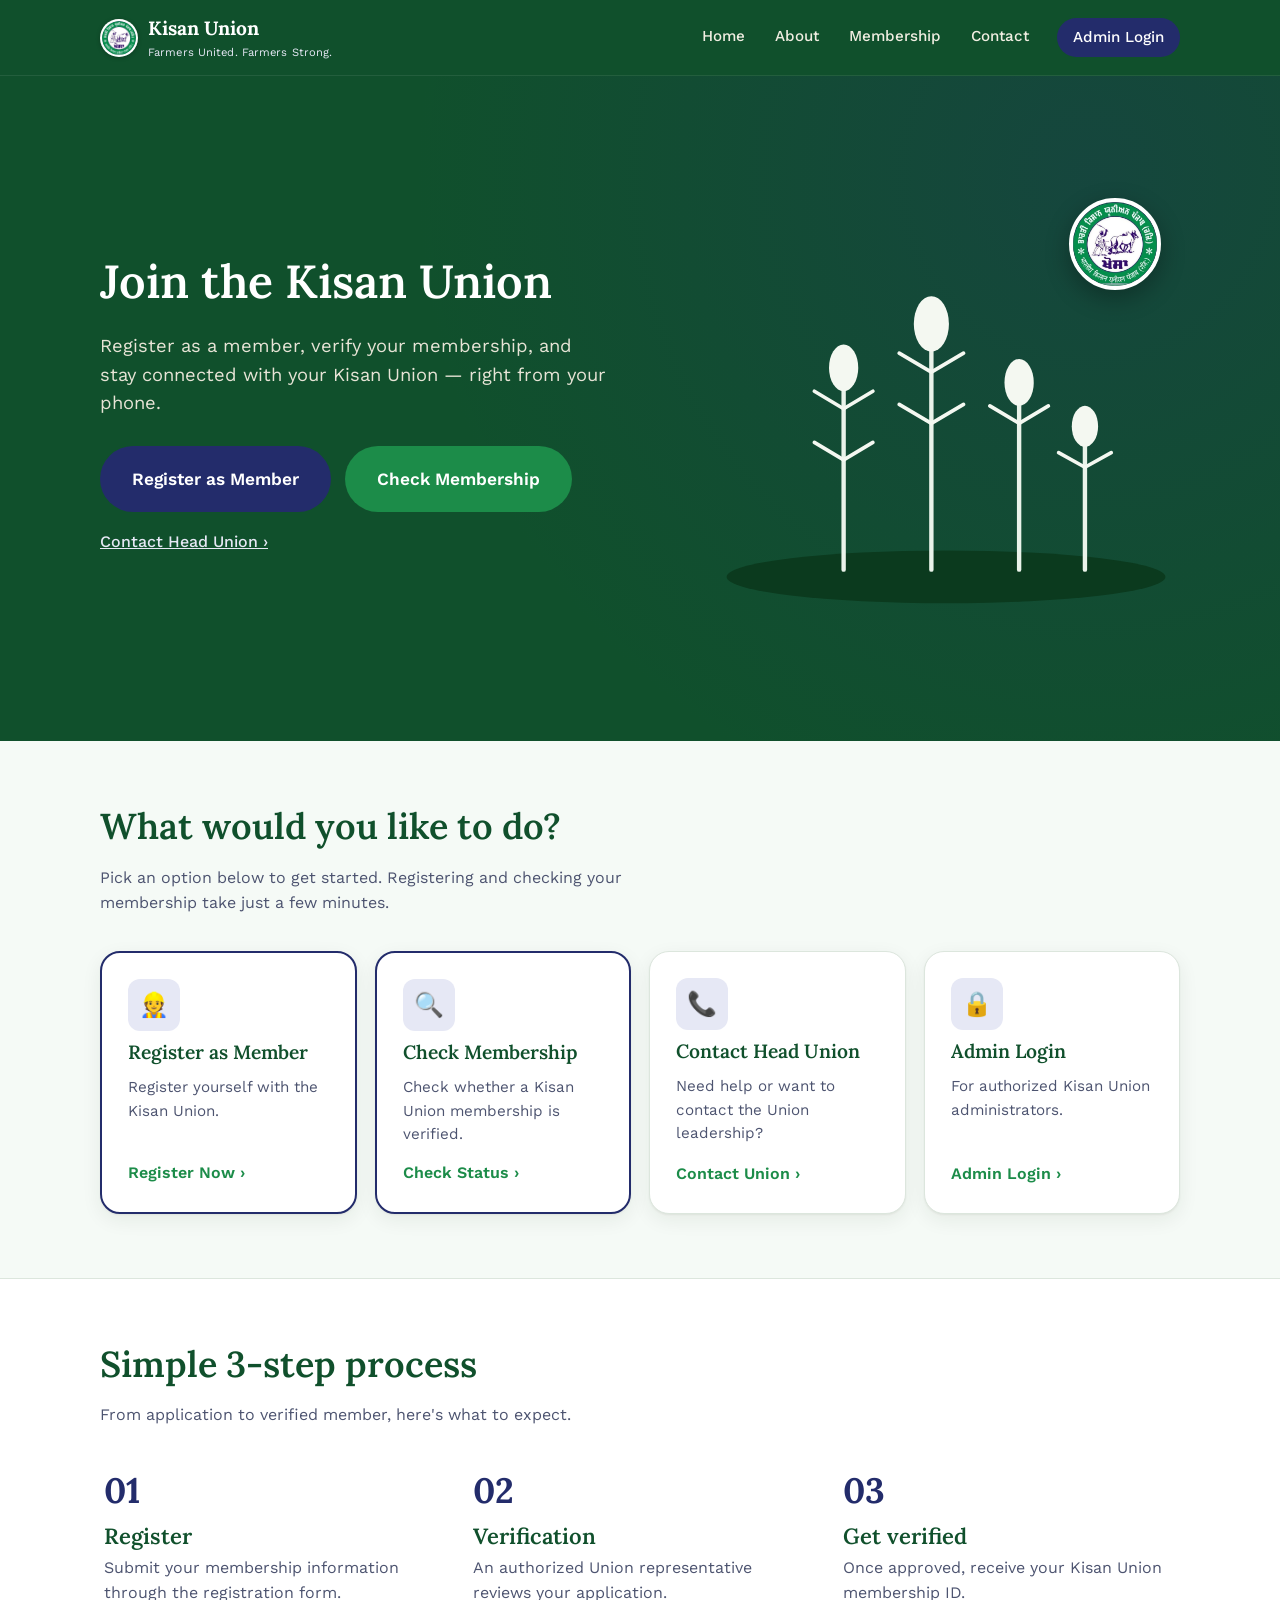
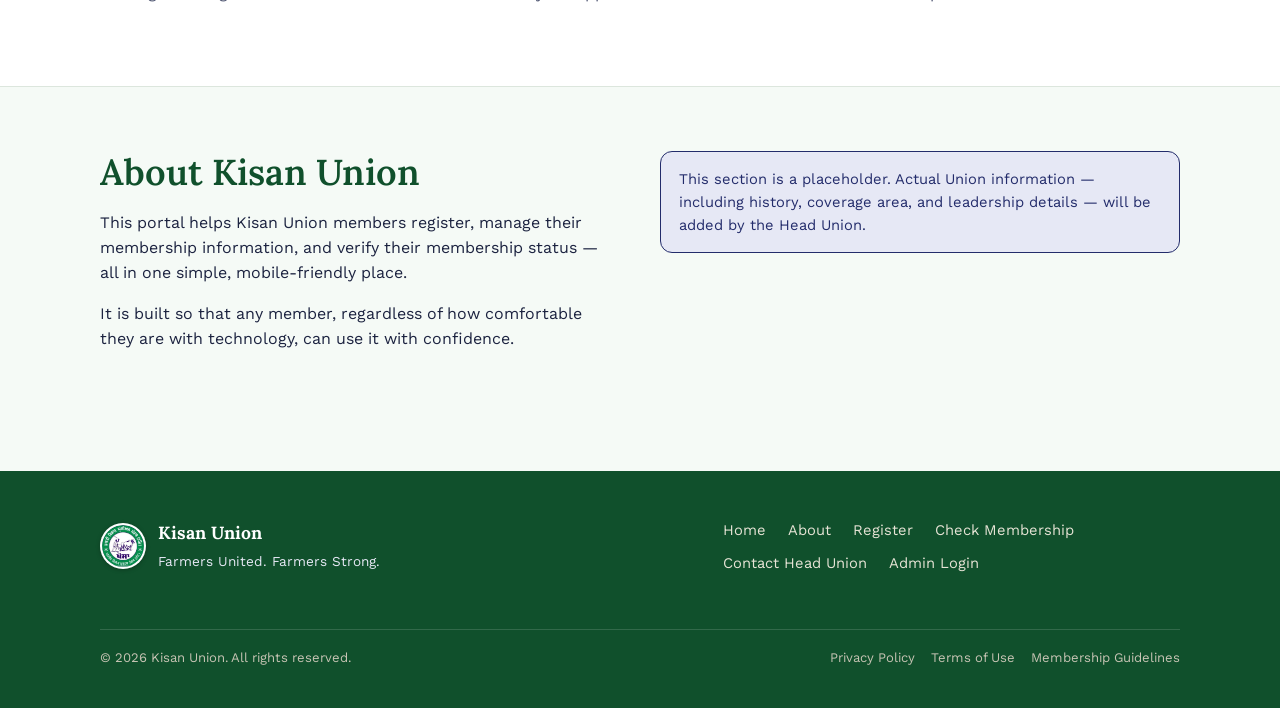
<file: index.html>
<!doctype html>
<html lang="en">
<head>
<meta charset="UTF-8">
<meta name="viewport" content="width=device-width, initial-scale=1">
<title>Kisan Union — Farmers United. Farmers Strong.</title>
<meta name="description" content="Register as a Kisan Union member, verify your membership, or contact the Head Union — all from your phone.">
<link rel="icon" type="image/png" href="assets/images/favicon.png">
<link rel="stylesheet" href="css/style.css">
<link rel="stylesheet" href="css/responsive.css">
</head>
<body>

<header class="site-header">
  <div class="header-inner">
    <a href="index.html" class="logo">
      <img src="assets/images/logo.jpg" alt="Kisan Union — Bharatiya Kisan Union Punjab emblem" class="logo-mark">
      <span>Kisan Union<span class="logo-tag">Farmers United. Farmers Strong.</span></span>
    </a>
    <nav class="main-nav" id="main-nav">
      <a href="index.html">Home</a>
      <a href="index.html#about">About</a>
      <a href="check-membership.html">Membership</a>
      <a href="contact.html">Contact</a>
      <a href="admin-login.html" class="nav-admin">Admin Login</a>
    </nav>
    <button class="nav-toggle" id="navToggle" aria-label="Open menu" aria-expanded="false" aria-controls="main-nav">
      <span></span><span></span><span></span>
    </button>
  </div>
</header>

<section class="hero">
  <div class="hero-inner">
    <div>
      <h1>Join the Kisan Union</h1>
      <p class="lead">Register as a member, verify your membership, and stay connected with your Kisan Union — right from your phone.</p>
      <div class="hero-actions">
        <a href="register.html" class="btn btn-primary btn-lg">Register as Member</a>
        <a href="check-membership.html" class="btn btn-secondary btn-lg">Check Membership</a>
      </div>
      <p class="hero-secondary-link"><a href="contact.html">Contact Head Union &rsaquo;</a></p>
    </div>
    <div class="hero-art-wrap">
      <svg class="hero-art" viewBox="0 0 320 280" fill="none" xmlns="http://www.w3.org/2000/svg" role="img" aria-label="Illustration of wheat stalks in a field">
        <ellipse cx="160" cy="255" rx="150" ry="18" fill="#0B3A1E"/>
        <g stroke="#EAF3EA" stroke-width="3" stroke-linecap="round">
          <path d="M90 250 L90 120"/>
          <path d="M150 250 L150 90"/>
          <path d="M210 250 L210 130"/>
          <path d="M255 250 L255 160"/>
        </g>
        <g fill="#F4F8F1">
          <ellipse cx="90" cy="112" rx="10" ry="16"/>
          <ellipse cx="150" cy="82" rx="12" ry="19"/>
          <ellipse cx="210" cy="122" rx="10" ry="16"/>
          <ellipse cx="255" cy="152" rx="9" ry="14"/>
        </g>
        <g stroke="#F4F8F1" stroke-width="2.5" stroke-linecap="round">
          <path d="M90 140 L70 128"/><path d="M90 140 L110 128"/>
          <path d="M90 175 L70 163"/><path d="M90 175 L110 163"/>
          <path d="M150 115 L128 102"/><path d="M150 115 L172 102"/>
          <path d="M150 150 L128 137"/><path d="M150 150 L172 137"/>
          <path d="M210 150 L190 138"/><path d="M210 150 L230 138"/>
          <path d="M255 180 L237 170"/><path d="M255 180 L273 170"/>
        </g>
      </svg>
      <img src="assets/images/logo.jpg" alt="Kisan Union — Bharatiya Kisan Union Punjab emblem" class="hero-badge">
    </div>
  </div>
</section>

<section id="quick-actions">
  <div class="container">
    <div class="section-head">
      <h2>What would you like to do?</h2>
      <p>Pick an option below to get started. Registering and checking your membership take just a few minutes.</p>
    </div>
    <div class="action-grid">
      <a href="register.html" class="action-card primary">
        <div class="icon">&#128119;</div>
        <h3>Register as Member</h3>
        <p>Register yourself with the Kisan Union.</p>
        <span class="card-cta">Register Now &rsaquo;</span>
      </a>
      <a href="check-membership.html" class="action-card primary">
        <div class="icon">&#128269;</div>
        <h3>Check Membership</h3>
        <p>Check whether a Kisan Union membership is verified.</p>
        <span class="card-cta">Check Status &rsaquo;</span>
      </a>
      <a href="contact.html" class="action-card brown">
        <div class="icon">&#128222;</div>
        <h3>Contact Head Union</h3>
        <p>Need help or want to contact the Union leadership?</p>
        <span class="card-cta">Contact Union &rsaquo;</span>
      </a>
      <a href="admin-login.html" class="action-card blue">
        <div class="icon">&#128274;</div>
        <h3>Admin Login</h3>
        <p>For authorized Kisan Union administrators.</p>
        <span class="card-cta">Admin Login &rsaquo;</span>
      </a>
    </div>
  </div>
</section>

<section class="section-alt">
  <div class="container">
    <div class="section-head">
      <h2>Simple 3-step process</h2>
      <p>From application to verified member, here's what to expect.</p>
    </div>
    <div class="steps">
      <div class="step">
        <span class="num">01</span>
        <h3>Register</h3>
        <p>Submit your membership information through the registration form.</p>
      </div>
      <div class="step">
        <span class="num">02</span>
        <h3>Verification</h3>
        <p>An authorized Union representative reviews your application.</p>
      </div>
      <div class="step">
        <span class="num">03</span>
        <h3>Get verified</h3>
        <p>Once approved, receive your Kisan Union membership ID.</p>
      </div>
    </div>
  </div>
</section>

<section id="about">
  <div class="container about-block">
    <div>
      <h2>About Kisan Union</h2>
      <p>This portal helps Kisan Union members register, manage their membership information, and verify their membership status — all in one simple, mobile-friendly place.</p>
      <p>It is built so that any member, regardless of how comfortable they are with technology, can use it with confidence.</p>
    </div>
    <div class="about-note">
      This section is a placeholder. Actual Union information — including history, coverage area, and leadership details — will be added by the Head Union.
    </div>
  </div>
</section>

<footer class="site-footer">
  <div class="container footer-inner">
    <div class="footer-brand">
      <img src="assets/images/logo.jpg" alt="Kisan Union emblem" class="logo-mark footer-logo-mark">
      <div>
        <span>Kisan Union</span>
        <p>Farmers United. Farmers Strong.</p>
      </div>
    </div>
    <nav class="footer-links">
      <a href="index.html">Home</a>
      <a href="index.html#about">About</a>
      <a href="register.html">Register</a>
      <a href="check-membership.html">Check Membership</a>
      <a href="contact.html">Contact Head Union</a>
      <a href="admin-login.html">Admin Login</a>
    </nav>
    <div class="footer-legal">
      <p>&copy; 2026 Kisan Union. All rights reserved.</p>
      <div class="footer-legal-links">
        <a href="#">Privacy Policy</a>
        <a href="#">Terms of Use</a>
        <a href="#">Membership Guidelines</a>
      </div>
    </div>
  </div>
</footer>

<script src="js/main.js"></script>
</body>
</html>
</file>
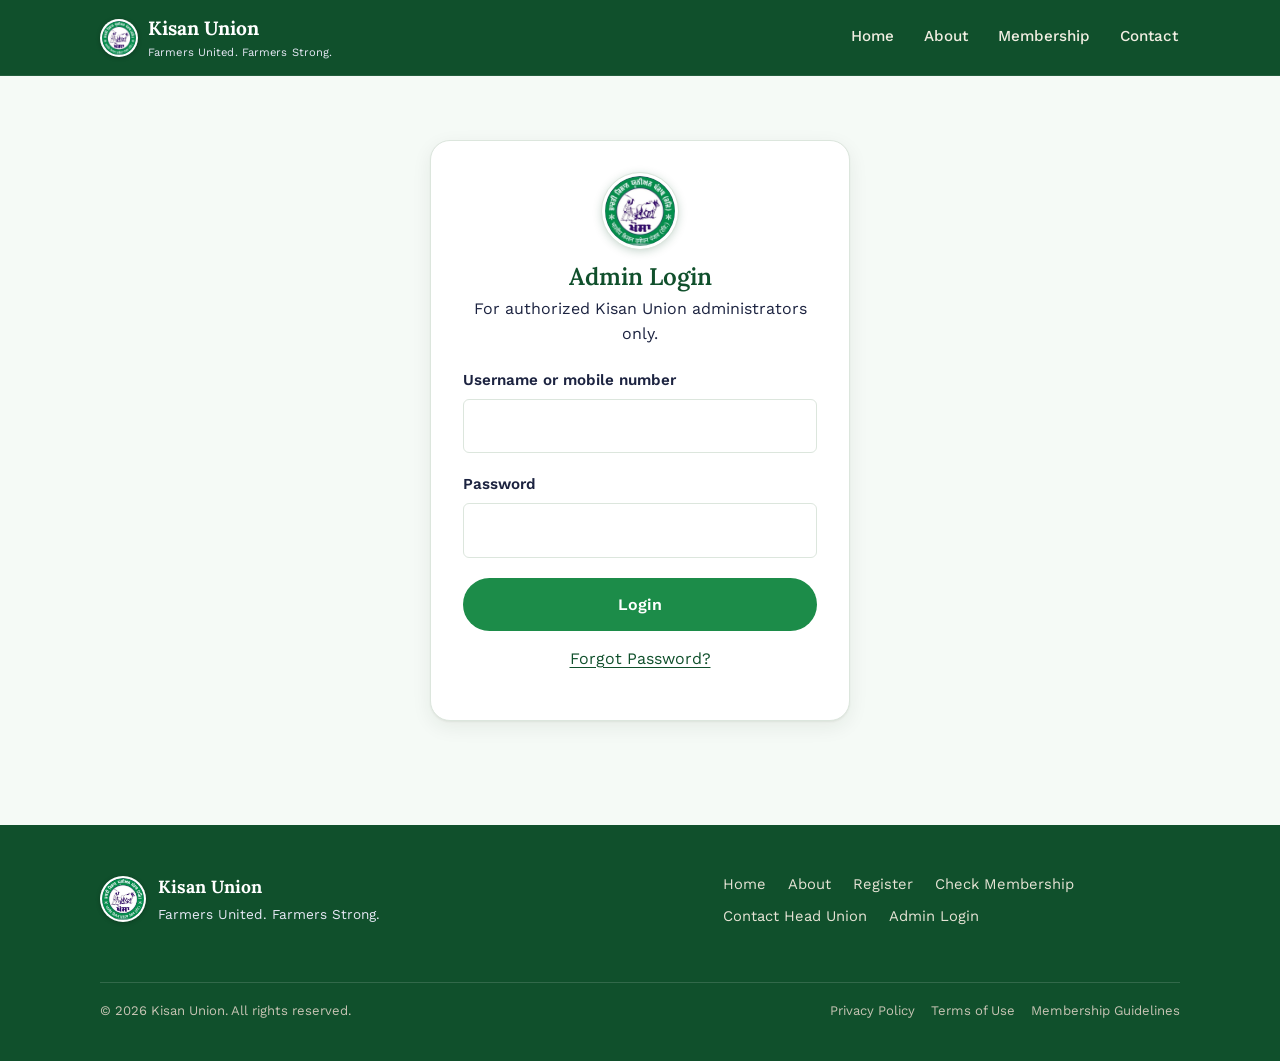
<file: admin-dashboard.html>
<!doctype html>
<html lang="en">
<head>
<meta charset="UTF-8">
<meta name="viewport" content="width=device-width, initial-scale=1">
<title>Admin Dashboard — Kisan Union</title>
<link rel="icon" type="image/png" href="assets/images/favicon.png">
<link rel="stylesheet" href="css/style.css">
<link rel="stylesheet" href="css/responsive.css">
<link rel="stylesheet" href="css/admin.css">
</head>
<body class="admin-shell">

<div class="admin-topbar">
  <div class="container">
    <div class="who">
      <div class="avatar"><img src="assets/images/logo.jpg" alt="Kisan Union emblem" class="topbar-logo-mark"></div>
      <div>
        <div style="font-weight:600;">Admin</div>
        <div style="font-size:0.78rem; color:#DCE9F0;">Kisan Union Administrator</div>
      </div>
    </div>
    <a href="admin-login.html" class="logout">Log out</a>
  </div>
</div>

<main class="admin-main">
  <div class="container">
    <div style="margin-bottom:22px;">
      <h1 style="font-size:1.6rem; margin-bottom:4px;">Dashboard</h1>
      <p style="color:var(--ink-soft); margin:0;">An overview of Kisan Union membership activity.</p>
    </div>

    <div class="stat-grid">
      <div class="stat-card">
        <div class="num">1,284</div>
        <div class="label">Total Members</div>
      </div>
      <div class="stat-card accent-warn">
        <div class="num">37</div>
        <div class="label">Pending Applications</div>
      </div>
      <div class="stat-card accent-good">
        <div class="num">1,201</div>
        <div class="label">Verified Members</div>
      </div>
      <div class="stat-card accent-bad">
        <div class="num">46</div>
        <div class="label">Rejected Applications</div>
      </div>
    </div>

    <h2 style="font-size:1.15rem; margin-bottom:14px;">Main actions</h2>
    <div class="admin-actions-grid">
      <a href="members.html?filter=pending" class="admin-action">
        <div class="icon">&#128203;</div>
        Pending Applications
      </a>
      <a href="members.html" class="admin-action">
        <div class="icon">&#128101;</div>
        All Members
      </a>
      <a href="members.html" class="admin-action">
        <div class="icon">&#128269;</div>
        Search Member
      </a>
      <a href="application-review.html" class="admin-action">
        <div class="icon">&#9989;</div>
        Verification
      </a>
      <a href="contact.html" class="admin-action">
        <div class="icon">&#128222;</div>
        Contact / Support
      </a>
    </div>

    <div class="panel" style="margin-top:6px;">
      <h3 style="margin-bottom:10px;">Recent applications</h3>
      <div class="member-list">
        <div class="member-card">
          <div class="who">
            <div class="initials">SS</div>
            <div><div class="name">Sukhwinder Singh</div><div class="meta">KU-100230 &middot; Maur Mandi, Bathinda</div></div>
          </div>
          <span class="status-badge pending">Pending</span>
        </div>
        <div class="member-card">
          <div class="who">
            <div class="initials">HS</div>
            <div><div class="name">Harpreet Singh</div><div class="meta">KU-100227 &middot; Nathana, Bathinda</div></div>
          </div>
          <span class="status-badge pending">Pending</span>
        </div>
        <div class="member-card">
          <div class="who">
            <div class="initials">RK</div>
            <div><div class="name">Ramesh Kumar</div><div class="meta">KU-100231 &middot; Bhagta Bhai Ka, Bathinda</div></div>
          </div>
          <span class="status-badge verified">Verified</span>
        </div>
      </div>
    </div>
  </div>
</main>

<script src="js/main.js"></script>
<script src="js/admin.js"></script>
</body>
</html>
</file>
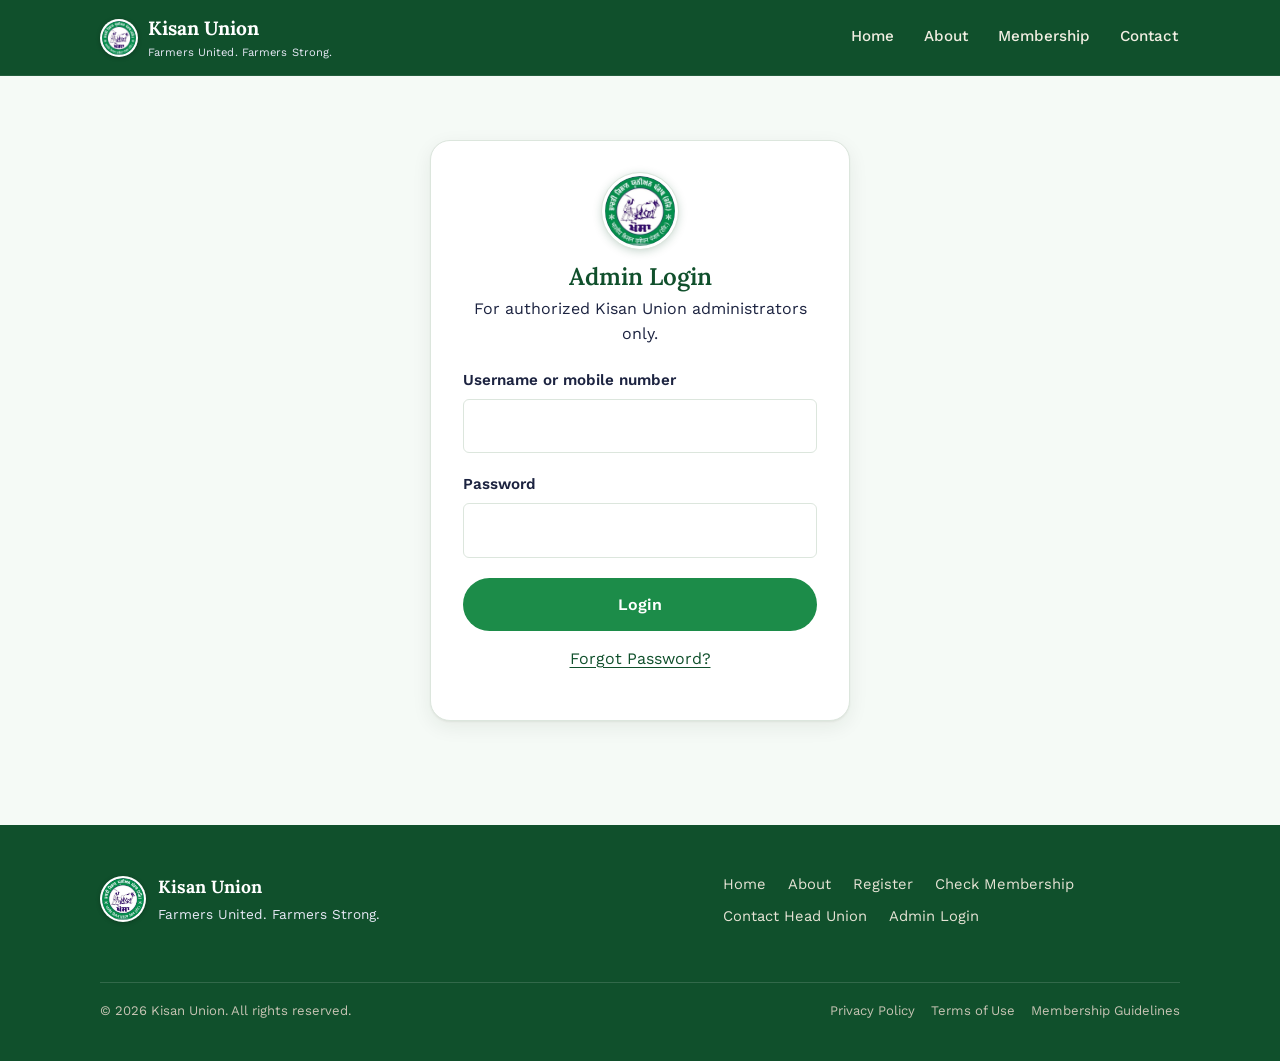
<file: admin-login.html>
<!doctype html>
<html lang="en">
<head>
<meta charset="UTF-8">
<meta name="viewport" content="width=device-width, initial-scale=1">
<title>Admin Login — Kisan Union</title>
<link rel="icon" type="image/png" href="assets/images/favicon.png">
<link rel="stylesheet" href="css/style.css">
<link rel="stylesheet" href="css/responsive.css">
</head>
<body>

<header class="site-header">
  <div class="header-inner">
    <a href="index.html" class="logo">
      <img src="assets/images/logo.jpg" alt="Kisan Union — Bharatiya Kisan Union Punjab emblem" class="logo-mark">
      <span>Kisan Union<span class="logo-tag">Farmers United. Farmers Strong.</span></span>
    </a>
    <nav class="main-nav" id="main-nav">
      <a href="index.html">Home</a>
      <a href="index.html#about">About</a>
      <a href="check-membership.html">Membership</a>
      <a href="contact.html">Contact</a>
    </nav>
    <button class="nav-toggle" id="navToggle" aria-label="Open menu" aria-expanded="false" aria-controls="main-nav">
      <span></span><span></span><span></span>
    </button>
  </div>
</header>

<section>
  <div class="container">
    <div class="panel panel-narrow" style="max-width:420px;">
      <div style="text-align:center; margin-bottom:22px;">
        <img src="assets/images/logo.jpg" alt="Kisan Union emblem" style="width:76px; height:76px; border-radius:50%; object-fit:cover; box-shadow:0 2px 10px rgba(16,80,44,0.25); border:3px solid #fff; outline:1px solid var(--line); margin:0 auto 14px; display:block;">
        <h1 style="font-size:1.5rem; margin-bottom:6px;">Admin Login</h1>
        <p class="hint" style="margin:0;">For authorized Kisan Union administrators only.</p>
      </div>

      <form id="adminLoginForm" novalidate>
        <p id="adminLoginError" role="alert" style="display:none; background:var(--bad-100); color:var(--bad-600); border-radius:var(--radius-sm); padding:12px 14px; font-size:0.9rem; font-weight:500; margin-bottom:18px;">Incorrect username or password. Please try again.</p>
        <div class="field">
          <label for="adminUsername">Username or mobile number</label>
          <input type="text" id="adminUsername" name="adminUsername" required autocomplete="username">
        </div>
        <div class="field">
          <label for="adminPassword">Password</label>
          <input type="password" id="adminPassword" name="adminPassword" required autocomplete="current-password">
        </div>
        <button type="submit" class="btn btn-secondary btn-block" id="adminLoginBtn">
          <span class="spinner"></span>
          Login
        </button>
        <p style="text-align:center; margin-top:16px;"><a href="#" class="btn-ghost" style="text-decoration:underline;">Forgot Password?</a></p>
      </form>
    </div>
  </div>
</section>

<footer class="site-footer">
  <div class="container footer-inner">
    <div class="footer-brand">
      <img src="assets/images/logo.jpg" alt="Kisan Union emblem" class="logo-mark footer-logo-mark">
      <div>
        <span>Kisan Union</span>
        <p>Farmers United. Farmers Strong.</p>
      </div>
    </div>
    <nav class="footer-links">
      <a href="index.html">Home</a>
      <a href="index.html#about">About</a>
      <a href="register.html">Register</a>
      <a href="check-membership.html">Check Membership</a>
      <a href="contact.html">Contact Head Union</a>
      <a href="admin-login.html">Admin Login</a>
    </nav>
    <div class="footer-legal">
      <p>&copy; 2026 Kisan Union. All rights reserved.</p>
      <div class="footer-legal-links">
        <a href="#">Privacy Policy</a>
        <a href="#">Terms of Use</a>
        <a href="#">Membership Guidelines</a>
      </div>
    </div>
  </div>
</footer>

<script src="js/main.js"></script>
<script src="js/admin.js"></script>
</body>
</html>
</file>
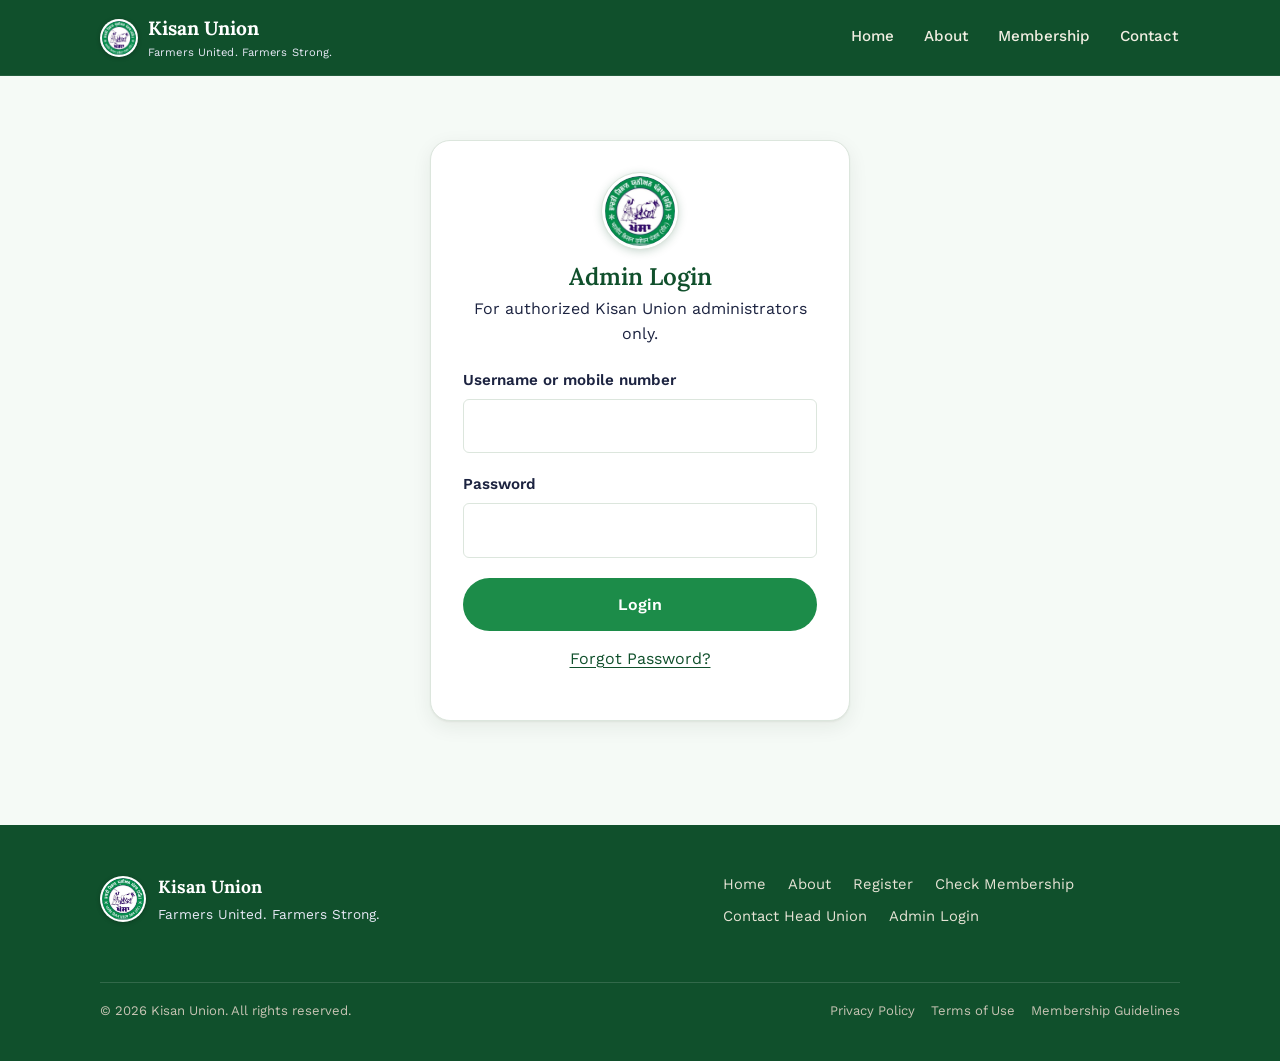
<file: application-review.html>
<!doctype html>
<html lang="en">
<head>
<meta charset="UTF-8">
<meta name="viewport" content="width=device-width, initial-scale=1">
<title>Application Review — Kisan Union Admin</title>
<link rel="icon" type="image/png" href="assets/images/favicon.png">
<link rel="stylesheet" href="css/style.css">
<link rel="stylesheet" href="css/responsive.css">
<link rel="stylesheet" href="css/admin.css">
</head>
<body class="admin-shell">

<div class="admin-topbar">
  <div class="container">
    <div class="who">
      <div class="avatar"><img src="assets/images/logo.jpg" alt="Kisan Union emblem" class="topbar-logo-mark"></div>
      <div>
        <div style="font-weight:600;">Admin</div>
        <div style="font-size:0.78rem; color:#DCE9F0;">Kisan Union Administrator</div>
      </div>
    </div>
    <a href="admin-login.html" class="logout">Log out</a>
  </div>
</div>

<main class="admin-main">
  <div class="container">
    <a href="members.html" class="back-link">&larr; Back to members</a>

    <div class="review-card">
      <div class="review-head">
        <div>
          <h1 style="font-size:1.35rem; margin-bottom:4px;">Application #KU-100230</h1>
          <p id="reviewStatusNote" style="margin:0; color:var(--ink-soft);"><span class="status-badge pending">Pending</span> Awaiting review</p>
        </div>
        <a href="member-card.html" class="btn btn-outline" style="min-height:auto; padding:9px 16px;">Preview Membership Card</a>
      </div>

      <div class="review-section">
        <h3>Member information</h3>
        <div class="review-grid">
          <div class="summary-item"><div class="k">Name</div><div class="v">Sukhwinder Singh</div></div>
          <div class="summary-item"><div class="k">Father's name</div><div class="v">Gurdev Singh</div></div>
          <div class="summary-item"><div class="k">Village</div><div class="v">Maur Mandi</div></div>
          <div class="summary-item"><div class="k">District</div><div class="v">Bathinda</div></div>
          <div class="summary-item"><div class="k">State</div><div class="v">Punjab</div></div>
          <div class="summary-item"><div class="k">Mobile</div><div class="v">98XXXXXX10</div></div>
        </div>
      </div>

      <div class="review-section">
        <h3>Verification information</h3>
        <div class="review-grid">
          <div class="summary-item"><div class="k">Identity verification</div><div class="v">Pending</div></div>
          <div class="summary-item"><div class="k">Submitted</div><div class="v">2 days ago</div></div>
        </div>
      </div>

      <div class="review-actions">
        <button class="btn btn-approve" id="approveBtn">&#9989; Approve Member</button>
        <button class="btn btn-reject" id="rejectBtn">&#10060; Reject Application</button>
        <button class="btn btn-correction" id="correctionBtn">&#128260; Request Correction</button>
      </div>
    </div>
  </div>
</main>

<!-- Approve confirmation modal -->
<div class="modal-overlay" id="approveModal">
  <div class="modal" role="dialog" aria-modal="true" aria-labelledby="approveTitle">
    <h3 id="approveTitle">Approve this membership application?</h3>
    <p>Sukhwinder Singh will become a verified Kisan Union member and receive a membership ID.</p>
    <div class="modal-actions">
      <button class="btn btn-outline" data-close-modal>Cancel</button>
      <button class="btn btn-approve" id="confirmApproveBtn"><span class="spinner"></span> Approve</button>
    </div>
  </div>
</div>

<!-- Reject confirmation modal -->
<div class="modal-overlay" id="rejectModal">
  <div class="modal" role="dialog" aria-modal="true" aria-labelledby="rejectTitle">
    <h3 id="rejectTitle">Reject this application?</h3>
    <p>Please select a reason to share with the applicant.</p>
    <div class="reason-list">
      <label class="radio-chip" style="width:100%;"><input type="radio" name="rejectReason" value="Incomplete information"><span>Incomplete information</span></label>
      <label class="radio-chip" style="width:100%;"><input type="radio" name="rejectReason" value="Identity could not be verified"><span>Identity could not be verified</span></label>
      <label class="radio-chip" style="width:100%;"><input type="radio" name="rejectReason" value="Duplicate application"><span>Duplicate application</span></label>
    </div>
    <p id="rejectReasonWarning" hidden style="color:var(--bad-600); font-size:0.85rem; font-weight:500;">Please select a reason before rejecting.</p>
    <div class="modal-actions">
      <button class="btn btn-outline" data-close-modal>Cancel</button>
      <button class="btn btn-reject" id="confirmRejectBtn"><span class="spinner"></span> Reject</button>
    </div>
  </div>
</div>

<script src="js/main.js"></script>
<script src="js/admin.js"></script>
</body>
</html>
</file>
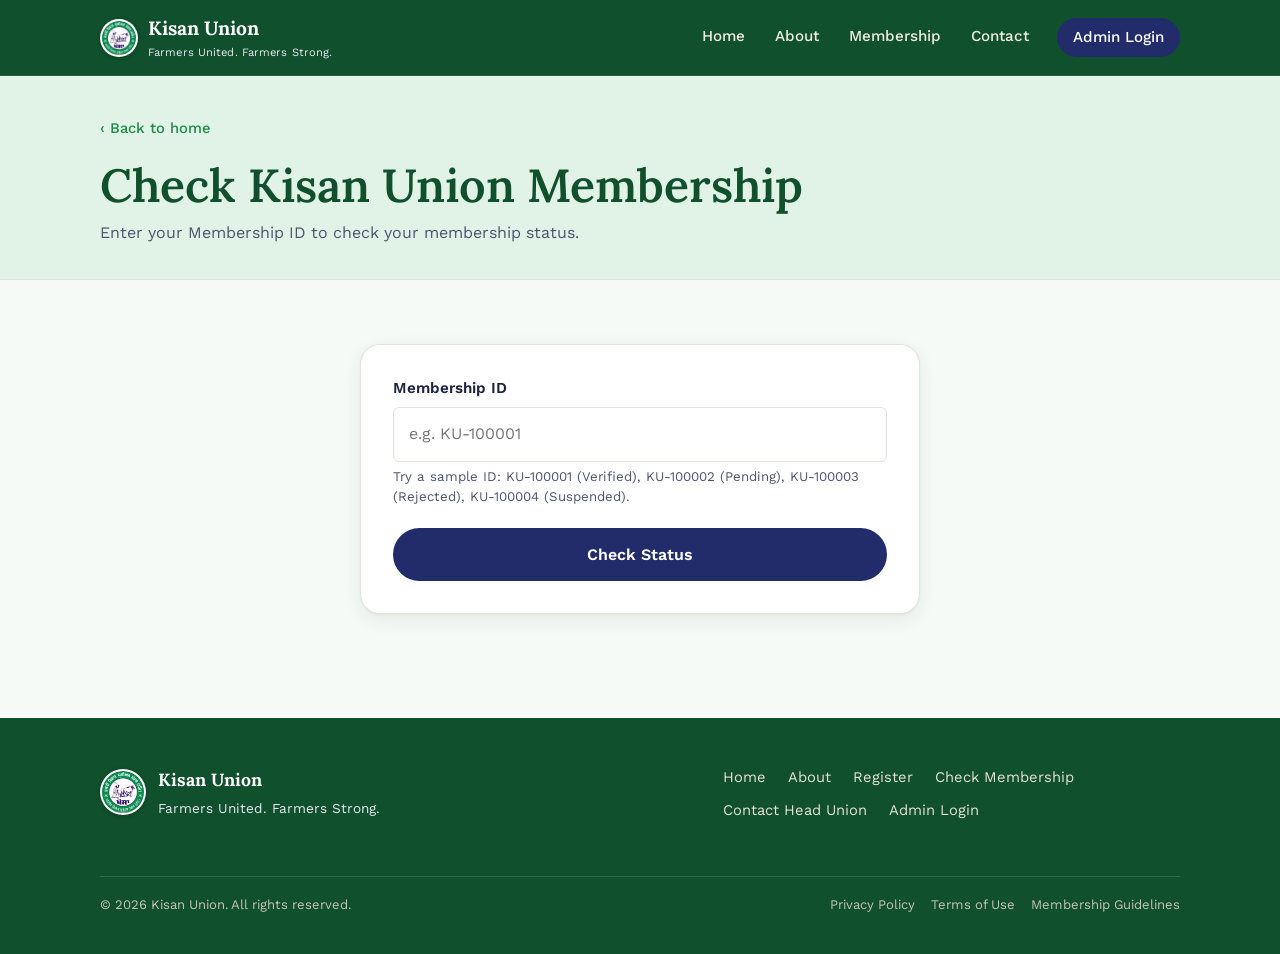
<file: check-membership.html>
<!doctype html>
<html lang="en">
<head>
<meta charset="UTF-8">
<meta name="viewport" content="width=device-width, initial-scale=1">
<title>Check Membership — Kisan Union</title>
<meta name="description" content="Enter your Membership ID to check your Kisan Union membership status.">
<link rel="icon" type="image/png" href="assets/images/favicon.png">
<link rel="stylesheet" href="css/style.css">
<link rel="stylesheet" href="css/responsive.css">
</head>
<body>

<header class="site-header">
  <div class="header-inner">
    <a href="index.html" class="logo">
      <img src="assets/images/logo.jpg" alt="Kisan Union — Bharatiya Kisan Union Punjab emblem" class="logo-mark">
      <span>Kisan Union<span class="logo-tag">Farmers United. Farmers Strong.</span></span>
    </a>
    <nav class="main-nav" id="main-nav">
      <a href="index.html">Home</a>
      <a href="index.html#about">About</a>
      <a href="check-membership.html">Membership</a>
      <a href="contact.html">Contact</a>
      <a href="admin-login.html" class="nav-admin">Admin Login</a>
    </nav>
    <button class="nav-toggle" id="navToggle" aria-label="Open menu" aria-expanded="false" aria-controls="main-nav">
      <span></span><span></span><span></span>
    </button>
  </div>
</header>

<div class="page-head">
  <div class="container">
    <a href="index.html" class="back-link">&lsaquo; Back to home</a>
    <h1>Check Kisan Union Membership</h1>
    <p>Enter your Membership ID to check your membership status.</p>
  </div>
</div>

<section>
  <div class="container">
    <div class="panel panel-narrow">
      <form id="checkMembershipForm" novalidate>
        <div class="field">
          <label for="membershipIdInput">Membership ID</label>
          <input type="text" id="membershipIdInput" name="membershipId" placeholder="e.g. KU-100001" autocomplete="off">
          <p class="hint">Try a sample ID: KU-100001 (Verified), KU-100002 (Pending), KU-100003 (Rejected), KU-100004 (Suspended).</p>
        </div>
        <button type="submit" class="btn btn-primary btn-block" id="checkStatusBtn">
          <span class="spinner"></span>
          Check Status
        </button>
      </form>

      <div id="membershipSkeleton" hidden style="margin-top:26px;">
        <div class="skeleton" style="height:64px; width:64px; border-radius:50%; margin:0 auto 16px;"></div>
        <div class="skeleton" style="height:18px; width:60%; margin:0 auto 10px;"></div>
        <div class="skeleton" style="height:14px; width:80%; margin:0 auto;"></div>
      </div>

      <div id="membershipResult" hidden style="margin-top:26px;"></div>
    </div>
  </div>
</section>

<footer class="site-footer">
  <div class="container footer-inner">
    <div class="footer-brand">
      <img src="assets/images/logo.jpg" alt="Kisan Union emblem" class="logo-mark footer-logo-mark">
      <div>
        <span>Kisan Union</span>
        <p>Farmers United. Farmers Strong.</p>
      </div>
    </div>
    <nav class="footer-links">
      <a href="index.html">Home</a>
      <a href="index.html#about">About</a>
      <a href="register.html">Register</a>
      <a href="check-membership.html">Check Membership</a>
      <a href="contact.html">Contact Head Union</a>
      <a href="admin-login.html">Admin Login</a>
    </nav>
    <div class="footer-legal">
      <p>&copy; 2026 Kisan Union. All rights reserved.</p>
      <div class="footer-legal-links">
        <a href="#">Privacy Policy</a>
        <a href="#">Terms of Use</a>
        <a href="#">Membership Guidelines</a>
      </div>
    </div>
  </div>
</footer>

<script src="js/main.js"></script>
<script src="js/membership.js"></script>
</body>
</html>
</file>
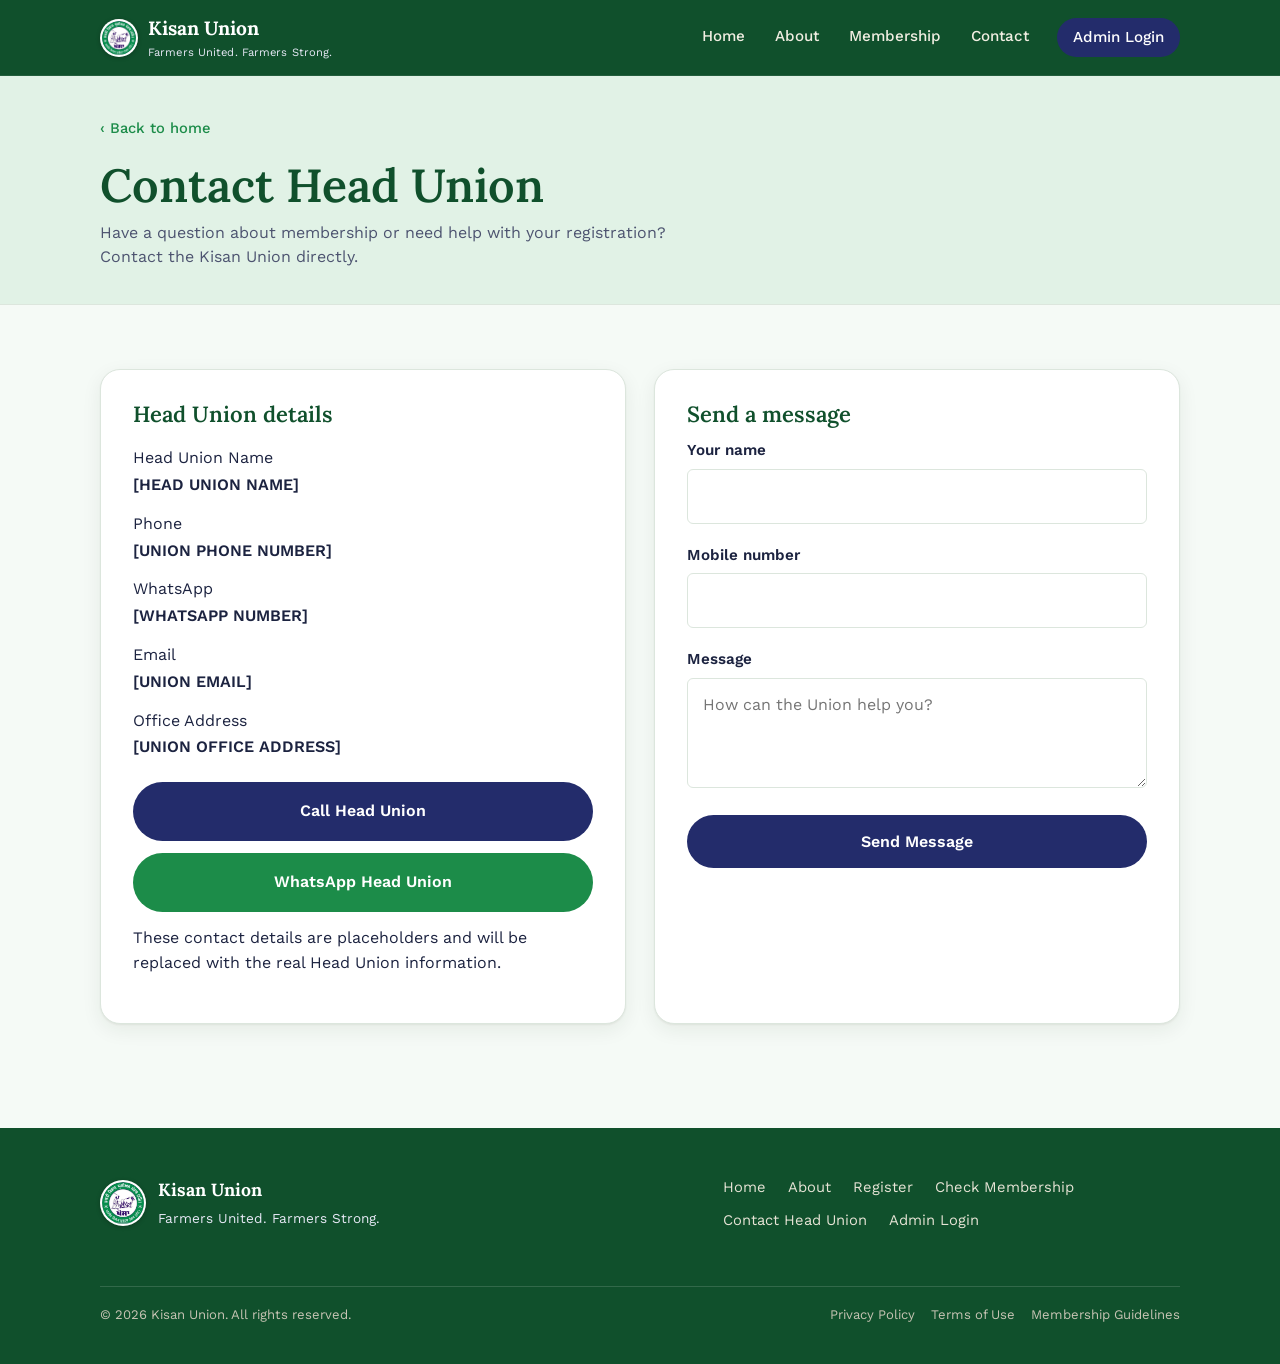
<file: contact.html>
<!doctype html>
<html lang="en">
<head>
<meta charset="UTF-8">
<meta name="viewport" content="width=device-width, initial-scale=1">
<title>Contact Head Union — Kisan Union</title>
<meta name="description" content="Contact the Kisan Union Head Union for help with membership or registration.">
<link rel="icon" type="image/png" href="assets/images/favicon.png">
<link rel="stylesheet" href="css/style.css">
<link rel="stylesheet" href="css/responsive.css">
</head>
<body>

<header class="site-header">
  <div class="header-inner">
    <a href="index.html" class="logo">
      <img src="assets/images/logo.jpg" alt="Kisan Union — Bharatiya Kisan Union Punjab emblem" class="logo-mark">
      <span>Kisan Union<span class="logo-tag">Farmers United. Farmers Strong.</span></span>
    </a>
    <nav class="main-nav" id="main-nav">
      <a href="index.html">Home</a>
      <a href="index.html#about">About</a>
      <a href="check-membership.html">Membership</a>
      <a href="contact.html">Contact</a>
      <a href="admin-login.html" class="nav-admin">Admin Login</a>
    </nav>
    <button class="nav-toggle" id="navToggle" aria-label="Open menu" aria-expanded="false" aria-controls="main-nav">
      <span></span><span></span><span></span>
    </button>
  </div>
</header>

<div class="page-head">
  <div class="container">
    <a href="index.html" class="back-link">&lsaquo; Back to home</a>
    <h1>Contact Head Union</h1>
    <p>Have a question about membership or need help with your registration? Contact the Kisan Union directly.</p>
  </div>
</div>

<section>
  <div class="container">
    <div style="display:grid; grid-template-columns: 1fr 1fr; gap:28px;" class="contact-columns">

      <div class="panel">
        <h3>Head Union details</h3>
        <div style="display:flex; flex-direction:column; gap:14px; margin:18px 0 22px;">
          <div>
            <p class="hint" style="margin-bottom:2px;">Head Union Name</p>
            <p style="margin:0; font-weight:600;">[HEAD UNION NAME]</p>
          </div>
          <div>
            <p class="hint" style="margin-bottom:2px;">Phone</p>
            <p style="margin:0; font-weight:600;">[UNION PHONE NUMBER]</p>
          </div>
          <div>
            <p class="hint" style="margin-bottom:2px;">WhatsApp</p>
            <p style="margin:0; font-weight:600;">[WHATSAPP NUMBER]</p>
          </div>
          <div>
            <p class="hint" style="margin-bottom:2px;">Email</p>
            <p style="margin:0; font-weight:600;">[UNION EMAIL]</p>
          </div>
          <div>
            <p class="hint" style="margin-bottom:2px;">Office Address</p>
            <p style="margin:0; font-weight:600;">[UNION OFFICE ADDRESS]</p>
          </div>
        </div>
        <div style="display:flex; flex-direction:column; gap:12px;">
          <a href="tel:#" class="btn btn-primary btn-block">Call Head Union</a>
          <a href="https://wa.me/" class="btn btn-secondary btn-block">WhatsApp Head Union</a>
        </div>
        <p class="hint" style="margin-top:14px;">These contact details are placeholders and will be replaced with the real Head Union information.</p>
      </div>

      <div class="panel">
        <h3>Send a message</h3>
        <form id="contactForm" novalidate>
          <div class="field">
            <label for="contactName">Your name</label>
            <input type="text" id="contactName" name="contactName" required>
          </div>
          <div class="field">
            <label for="contactMobile">Mobile number</label>
            <input type="tel" id="contactMobile" name="contactMobile" required inputmode="numeric" maxlength="10" data-validate="mobile">
            <p class="error-msg">Please enter a valid 10-digit mobile number.</p>
          </div>
          <div class="field">
            <label for="contactMessage">Message</label>
            <textarea id="contactMessage" name="contactMessage" required placeholder="How can the Union help you?"></textarea>
          </div>
          <button type="submit" class="btn btn-primary btn-block" id="sendMessageBtn">
            <span class="spinner"></span>
            Send Message
          </button>
          <p id="contactSuccessNote" class="hint" style="display:none; margin-top:12px; color:var(--good-600); font-weight:600;">Thank you — your message has been noted. The Union will contact you soon.</p>
        </form>
      </div>

    </div>
  </div>
</section>

<footer class="site-footer">
  <div class="container footer-inner">
    <div class="footer-brand">
      <img src="assets/images/logo.jpg" alt="Kisan Union emblem" class="logo-mark footer-logo-mark">
      <div>
        <span>Kisan Union</span>
        <p>Farmers United. Farmers Strong.</p>
      </div>
    </div>
    <nav class="footer-links">
      <a href="index.html">Home</a>
      <a href="index.html#about">About</a>
      <a href="register.html">Register</a>
      <a href="check-membership.html">Check Membership</a>
      <a href="contact.html">Contact Head Union</a>
      <a href="admin-login.html">Admin Login</a>
    </nav>
    <div class="footer-legal">
      <p>&copy; 2026 Kisan Union. All rights reserved.</p>
      <div class="footer-legal-links">
        <a href="#">Privacy Policy</a>
        <a href="#">Terms of Use</a>
        <a href="#">Membership Guidelines</a>
      </div>
    </div>
  </div>
</footer>

<style>
  @media (max-width: 720px) {
    .contact-columns { grid-template-columns: 1fr !important; }
  }
</style>

<script src="js/main.js"></script>
<script>
  (function () {
    var form = document.getElementById('contactForm');
    var btn = document.getElementById('sendMessageBtn');
    var note = document.getElementById('contactSuccessNote');
    form.addEventListener('submit', function (e) {
      e.preventDefault();
      setButtonLoading(btn, true);
      setTimeout(function () {
        setButtonLoading(btn, false);
        note.style.display = 'block';
        form.reset();
      }, 700);
    });
  })();
</script>
</body>
</html>
</file>
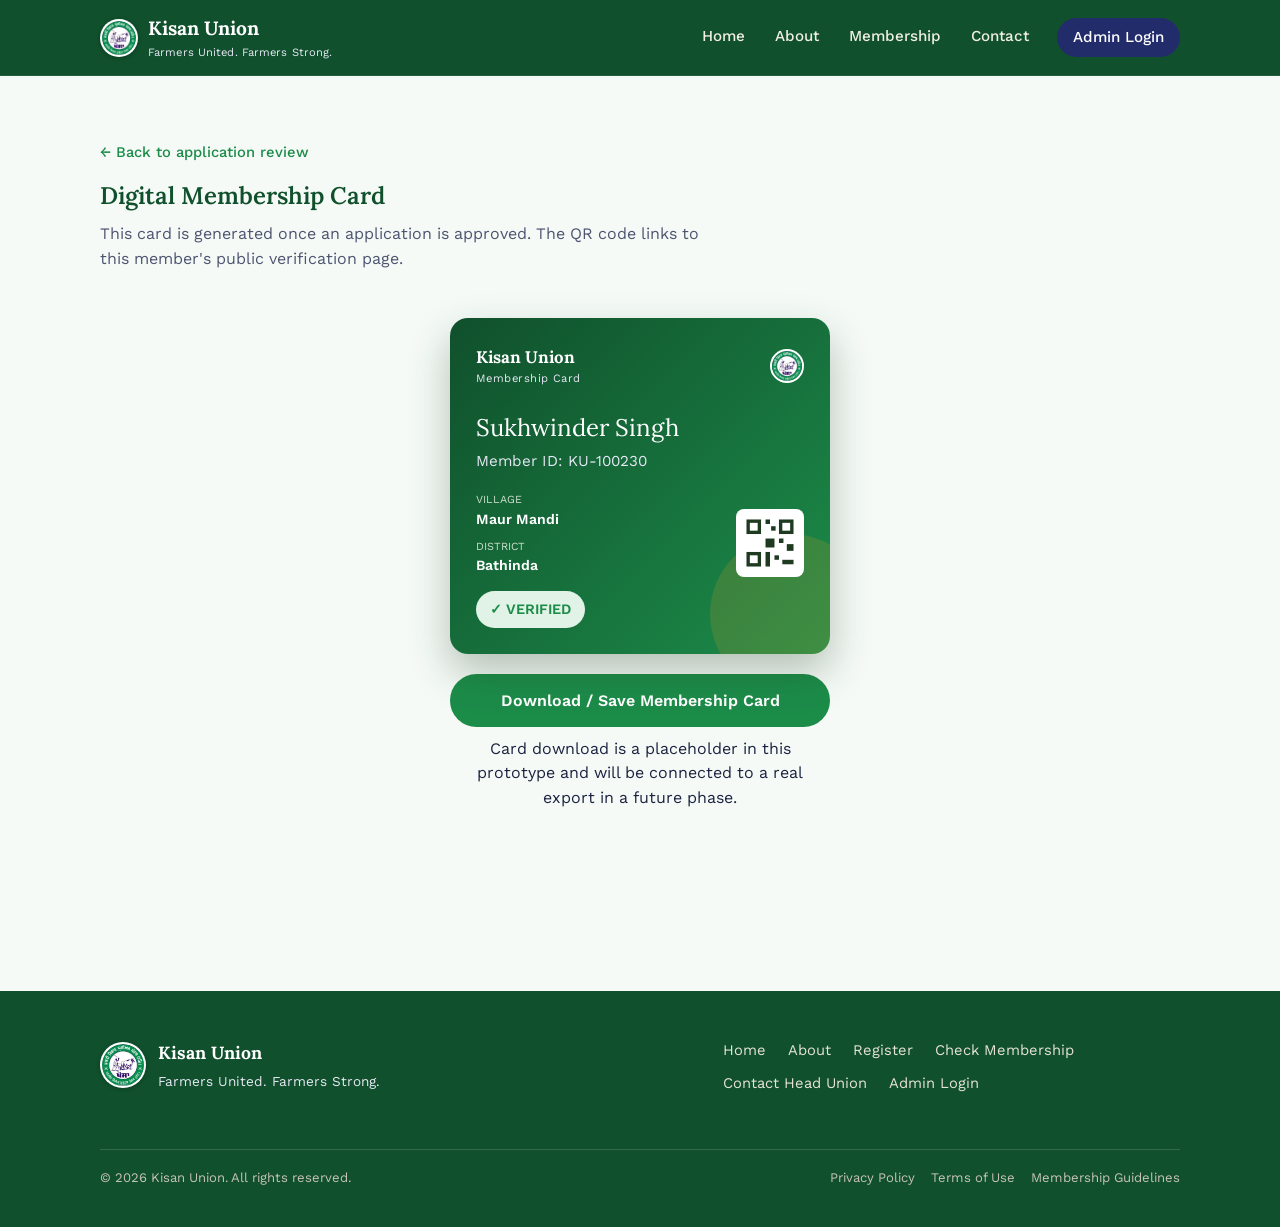
<file: member-card.html>
<!doctype html>
<html lang="en">
<head>
<meta charset="UTF-8">
<meta name="viewport" content="width=device-width, initial-scale=1">
<title>Membership Card — Kisan Union</title>
<link rel="icon" type="image/png" href="assets/images/favicon.png">
<link rel="stylesheet" href="css/style.css">
<link rel="stylesheet" href="css/responsive.css">
<link rel="stylesheet" href="css/admin.css">
</head>
<body>

<header class="site-header">
  <div class="header-inner">
    <a href="index.html" class="logo">
      <img src="assets/images/logo.jpg" alt="Kisan Union — Bharatiya Kisan Union Punjab emblem" class="logo-mark">
      <span>Kisan Union<span class="logo-tag">Farmers United. Farmers Strong.</span></span>
    </a>
    <nav class="main-nav" id="main-nav">
      <a href="index.html">Home</a>
      <a href="index.html#about">About</a>
      <a href="check-membership.html">Membership</a>
      <a href="contact.html">Contact</a>
      <a href="admin-login.html" class="nav-admin">Admin Login</a>
    </nav>
    <button class="nav-toggle" id="navToggle" aria-label="Open menu" aria-expanded="false" aria-controls="main-nav">
      <span></span><span></span><span></span>
    </button>
  </div>
</header>

<section>
  <div class="container">
    <a href="application-review.html" class="back-link">&larr; Back to application review</a>
    <div class="section-head">
      <h1 style="font-size:1.5rem;">Digital Membership Card</h1>
      <p>This card is generated once an application is approved. The QR code links to this member's public verification page.</p>
    </div>

    <div class="mcard-wrap">
      <div class="membership-card">
        <div class="mc-top">
          <div>
            <div class="mc-brand">Kisan Union</div>
            <div class="mc-type">Membership Card</div>
          </div>
          <img src="assets/images/logo.jpg" alt="Kisan Union emblem" class="mc-logo-mark">
        </div>

        <div class="mc-name">Sukhwinder Singh</div>
        <div class="mc-id">Member ID: KU-100230</div>

        <div class="mc-row">
          <div class="mc-details">
            <div class="k">VILLAGE</div>
            <div class="v">Maur Mandi</div>
            <div class="k" style="margin-top:8px;">DISTRICT</div>
            <div class="v">Bathinda</div>
          </div>
          <div class="qr-placeholder" aria-label="QR code placeholder">
            <svg viewBox="0 0 100 100" xmlns="http://www.w3.org/2000/svg">
              <rect width="100" height="100" fill="#fff"/>
              <g fill="#1E3B22">
                <rect x="8" y="8" width="26" height="26"/><rect x="14" y="14" width="14" height="14" fill="#fff"/>
                <rect x="66" y="8" width="26" height="26"/><rect x="72" y="14" width="14" height="14" fill="#fff"/>
                <rect x="8" y="66" width="26" height="26"/><rect x="14" y="72" width="14" height="14" fill="#fff"/>
                <rect x="42" y="8" width="8" height="8"/><rect x="52" y="20" width="8" height="8"/>
                <rect x="42" y="42" width="16" height="16"/><rect x="66" y="42" width="8" height="8"/>
                <rect x="80" y="52" width="12" height="12"/><rect x="42" y="66" width="8" height="26"/>
                <rect x="58" y="72" width="8" height="8"/><rect x="72" y="80" width="20" height="8"/>
              </g>
            </svg>
          </div>
        </div>

        <div class="mc-status">
          <span class="status-badge verified">&#10003; VERIFIED</span>
        </div>
      </div>
    </div>

    <div style="max-width:380px; margin:0 auto 60px; display:flex; flex-direction:column; gap:10px;">
      <button class="btn btn-secondary btn-block" id="downloadCardBtn">Download / Save Membership Card</button>
      <p class="hint" style="text-align:center;">Card download is a placeholder in this prototype and will be connected to a real export in a future phase.</p>
    </div>
  </div>
</section>

<footer class="site-footer">
  <div class="container footer-inner">
    <div class="footer-brand">
      <img src="assets/images/logo.jpg" alt="Kisan Union emblem" class="logo-mark footer-logo-mark">
      <div><span>Kisan Union</span><p>Farmers United. Farmers Strong.</p></div>
    </div>
    <nav class="footer-links">
      <a href="index.html">Home</a>
      <a href="index.html#about">About</a>
      <a href="register.html">Register</a>
      <a href="check-membership.html">Check Membership</a>
      <a href="contact.html">Contact Head Union</a>
      <a href="admin-login.html">Admin Login</a>
    </nav>
    <div class="footer-legal">
      <p>&copy; 2026 Kisan Union. All rights reserved.</p>
      <div class="footer-legal-links">
        <a href="#">Privacy Policy</a>
        <a href="#">Terms of Use</a>
        <a href="#">Membership Guidelines</a>
      </div>
    </div>
  </div>
</footer>

<script src="js/main.js"></script>
<script>
  document.getElementById('downloadCardBtn').addEventListener('click', function () {
    this.textContent = 'Card ready (placeholder)';
  });
</script>
</body>
</html>
</file>
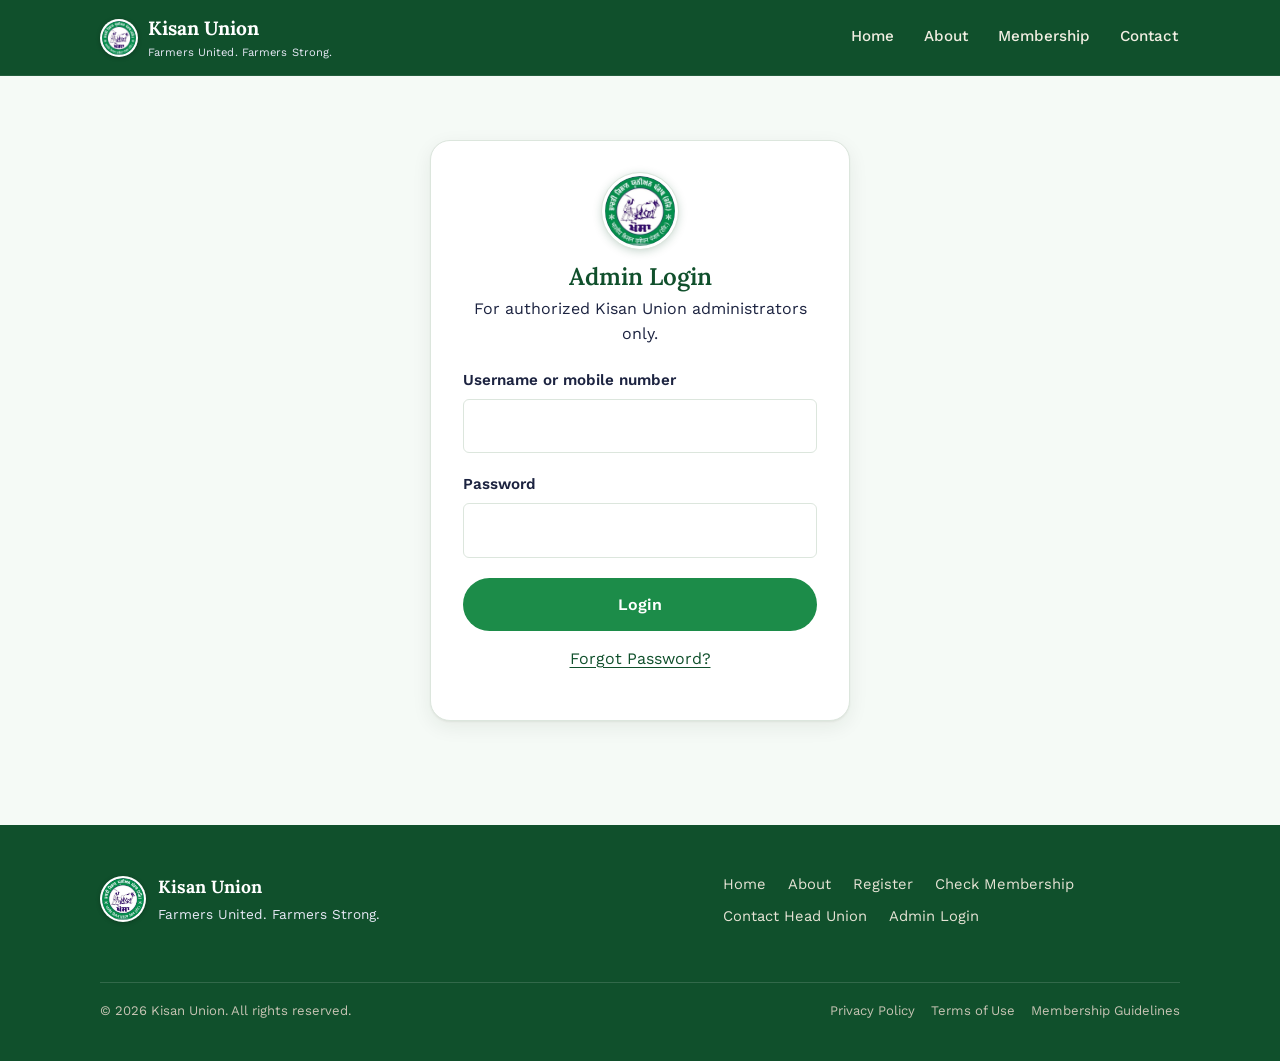
<file: members.html>
<!doctype html>
<html lang="en">
<head>
<meta charset="UTF-8">
<meta name="viewport" content="width=device-width, initial-scale=1">
<title>All Members — Kisan Union Admin</title>
<link rel="icon" type="image/png" href="assets/images/favicon.png">
<link rel="stylesheet" href="css/style.css">
<link rel="stylesheet" href="css/responsive.css">
<link rel="stylesheet" href="css/admin.css">
</head>
<body class="admin-shell">

<div class="admin-topbar">
  <div class="container">
    <div class="who">
      <div class="avatar"><img src="assets/images/logo.jpg" alt="Kisan Union emblem" class="topbar-logo-mark"></div>
      <div>
        <div style="font-weight:600;">Admin</div>
        <div style="font-size:0.78rem; color:#DCE9F0;">Kisan Union Administrator</div>
      </div>
    </div>
    <a href="admin-login.html" class="logout">Log out</a>
  </div>
</div>

<main class="admin-main">
  <div class="container">
    <a href="admin-dashboard.html" class="back-link">&larr; Back to dashboard</a>
    <h1 style="font-size:1.5rem; margin-bottom:18px;">All Members</h1>

    <div class="search-bar">
      <input type="search" id="memberSearch" placeholder="Search by name, membership ID, village...">
    </div>

    <div class="filter-row">
      <button class="filter-chip" data-filter="all" aria-pressed="true">All</button>
      <button class="filter-chip" data-filter="verified" aria-pressed="false">Verified</button>
      <button class="filter-chip" data-filter="pending" aria-pressed="false">Pending</button>
      <button class="filter-chip" data-filter="rejected" aria-pressed="false">Rejected</button>
      <button class="filter-chip" data-filter="suspended" aria-pressed="false">Suspended</button>
    </div>

    <div class="member-list" id="memberList"></div>
  </div>
</main>

<script src="js/main.js"></script>
<script src="js/admin.js"></script>
</body>
</html>
</file>
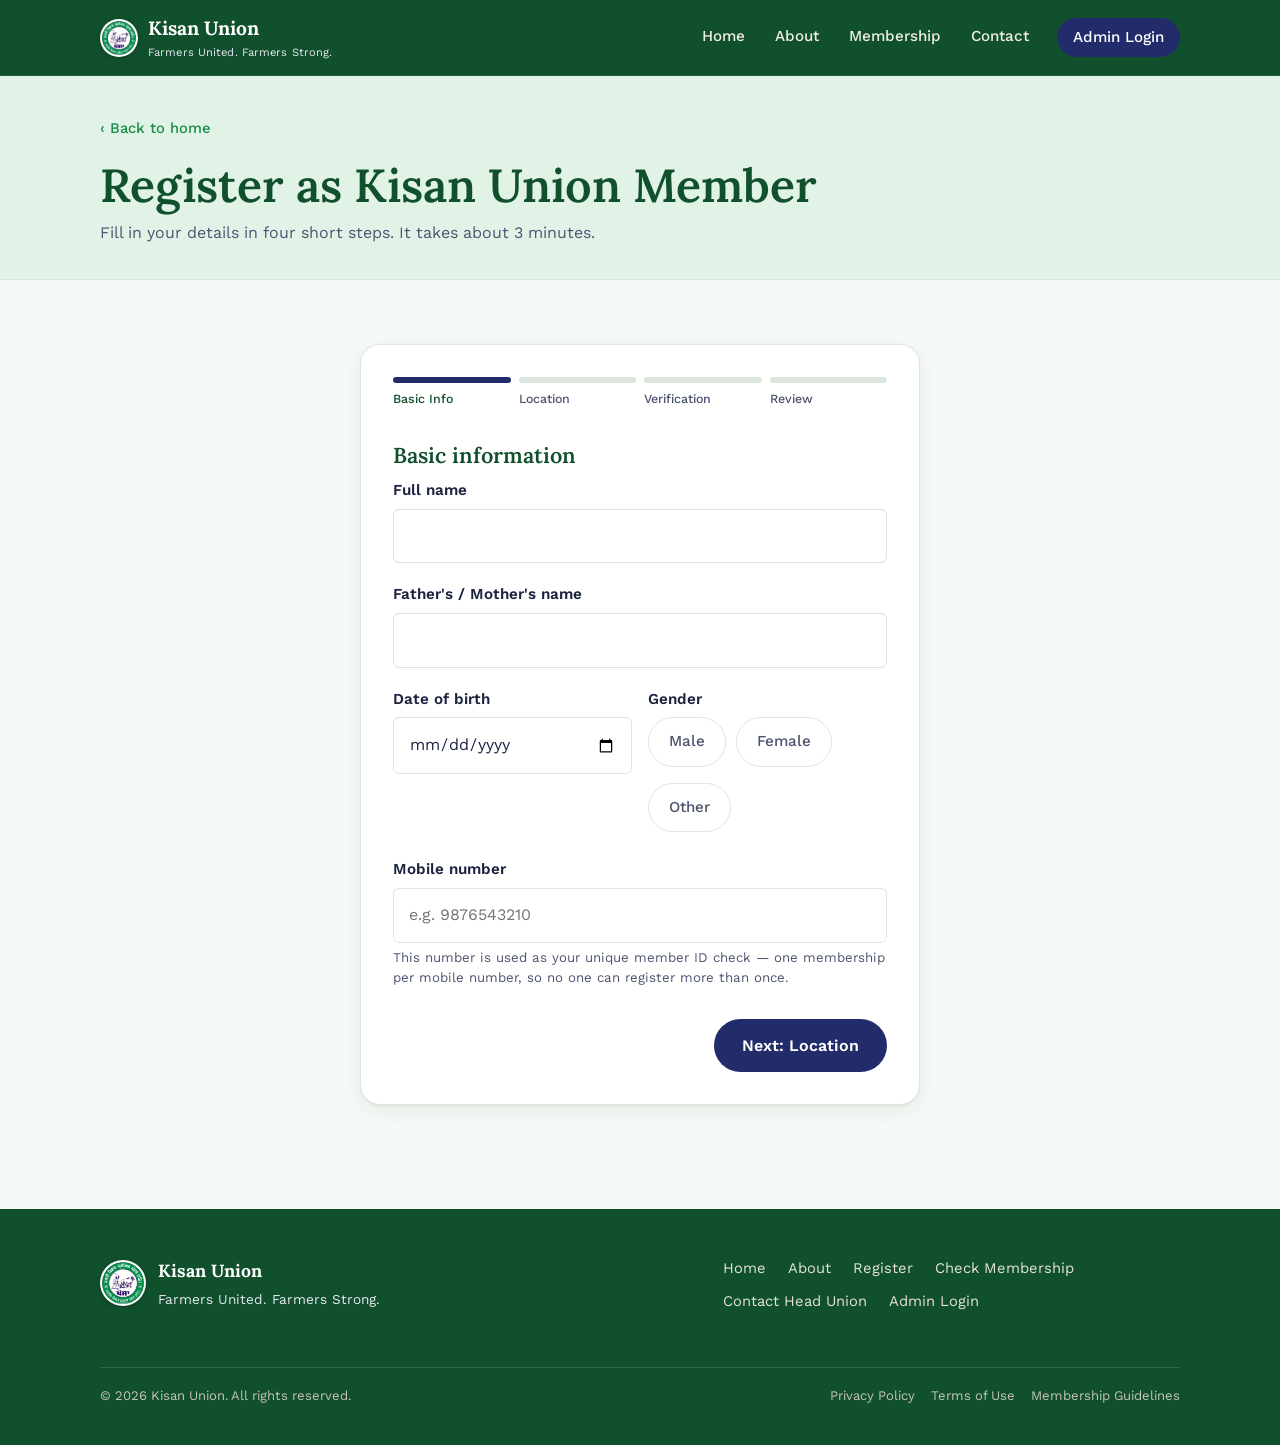
<file: register.html>
<!doctype html>
<html lang="en">
<head>
<meta charset="UTF-8">
<meta name="viewport" content="width=device-width, initial-scale=1">
<title>Register as Member — Kisan Union</title>
<meta name="description" content="Register as a Kisan Union member in a few simple steps.">
<link rel="icon" type="image/png" href="assets/images/favicon.png">
<link rel="stylesheet" href="css/style.css">
<link rel="stylesheet" href="css/responsive.css">
</head>
<body>

<header class="site-header">
  <div class="header-inner">
    <a href="index.html" class="logo">
      <img src="assets/images/logo.jpg" alt="Kisan Union — Bharatiya Kisan Union Punjab emblem" class="logo-mark">
      <span>Kisan Union<span class="logo-tag">Farmers United. Farmers Strong.</span></span>
    </a>
    <nav class="main-nav" id="main-nav">
      <a href="index.html">Home</a>
      <a href="index.html#about">About</a>
      <a href="check-membership.html">Membership</a>
      <a href="contact.html">Contact</a>
      <a href="admin-login.html" class="nav-admin">Admin Login</a>
    </nav>
    <button class="nav-toggle" id="navToggle" aria-label="Open menu" aria-expanded="false" aria-controls="main-nav">
      <span></span><span></span><span></span>
    </button>
  </div>
</header>

<div class="page-head">
  <div class="container">
    <a href="index.html" class="back-link">&lsaquo; Back to home</a>
    <h1>Register as Kisan Union Member</h1>
    <p>Fill in your details in four short steps. It takes about 3 minutes.</p>
  </div>
</div>

<section>
  <div class="container">
    <div class="panel panel-narrow">

      <div class="progress-steps" aria-hidden="false">
        <div class="p-step active">
          <div class="p-bar"></div>
          <div class="p-label">Basic Info</div>
        </div>
        <div class="p-step">
          <div class="p-bar"></div>
          <div class="p-label">Location</div>
        </div>
        <div class="p-step">
          <div class="p-bar"></div>
          <div class="p-label">Verification</div>
        </div>
        <div class="p-step">
          <div class="p-bar"></div>
          <div class="p-label">Review</div>
        </div>
      </div>

      <form id="registrationForm" novalidate>

        <!-- Step 1: Basic Information -->
        <div class="form-step active">
          <h2 style="font-size:1.35rem;">Basic information</h2>
          <div class="field">
            <label for="fullName">Full name</label>
            <input type="text" id="fullName" name="fullName" required autocomplete="name">
            <p class="error-msg">Please enter your full name.</p>
          </div>
          <div class="field">
            <label for="relativeName">Father's / Mother's name</label>
            <input type="text" id="relativeName" name="relativeName" required>
            <p class="error-msg">Please enter this name.</p>
          </div>
          <div class="field-row">
            <div class="field">
              <label for="dob">Date of birth</label>
              <input type="date" id="dob" name="dob" required>
              <p class="error-msg">Please enter your date of birth.</p>
            </div>
            <div class="field" data-group="gender">
              <label>Gender</label>
              <div class="radio-group">
                <label class="radio-chip"><input type="radio" name="gender" value="Male" required><span>Male</span></label>
                <label class="radio-chip"><input type="radio" name="gender" value="Female"><span>Female</span></label>
                <label class="radio-chip"><input type="radio" name="gender" value="Other"><span>Other</span></label>
              </div>
              <p class="error-msg">Please select a gender.</p>
            </div>
          </div>
          <div class="field">
            <label for="mobile">Mobile number</label>
            <input type="tel" id="mobile" name="mobile" required inputmode="numeric" maxlength="10" placeholder="e.g. 9876543210">
            <p class="hint">This number is used as your unique member ID check — one membership per mobile number, so no one can register more than once.</p>
            <p class="error-msg" id="mobileErrorMsg">Please enter a valid 10-digit mobile number.</p>
          </div>
          <div class="form-actions">
            <span></span>
            <button type="button" class="btn btn-primary" data-action="next-step">Next: Location</button>
          </div>
        </div>

        <!-- Step 2: Location -->
        <div class="form-step">
          <h2 style="font-size:1.35rem;">Location</h2>
          <div class="field-row">
            <div class="field">
              <label for="village">Village</label>
              <input type="text" id="village" name="village" required>
              <p class="error-msg">Please enter your village.</p>
            </div>
            <div class="field">
              <label for="tehsil">Tehsil</label>
              <input type="text" id="tehsil" name="tehsil" required>
              <p class="error-msg">Please enter your tehsil.</p>
            </div>
          </div>
          <div class="field-row">
            <div class="field">
              <label for="district">District</label>
              <input type="text" id="district" name="district" required>
              <p class="error-msg">Please enter your district.</p>
            </div>
            <div class="field">
              <label for="state">State</label>
              <input type="text" id="state" name="state" required>
              <p class="error-msg">Please enter your state.</p>
            </div>
          </div>
          <div class="field">
            <label for="address">Address</label>
            <textarea id="address" name="address" required></textarea>
            <p class="error-msg">Please enter your address.</p>
          </div>
          <div class="form-actions">
            <button type="button" class="btn btn-outline" data-action="prev-step">Back</button>
            <button type="button" class="btn btn-primary" data-action="next-step">Next: Verification</button>
          </div>
        </div>

        <!-- Step 3: Identity / Verification -->
        <div class="form-step">
          <h2 style="font-size:1.35rem;">Identity verification</h2>
          <div class="panel" style="background:var(--sky-100); border-color:var(--sky-500); padding:18px 20px; margin-bottom:22px;">
            <p style="margin:0; color:var(--field-700); font-weight:500;">Your identity information will be securely reviewed by an authorized Union representative. This prototype does not collect or verify Aadhaar numbers.</p>
          </div>
          <div class="field">
            <label for="idType">ID document type</label>
            <select id="idType" name="idType" required>
              <option value="">Select document type</option>
              <option value="Voter ID">Voter ID</option>
              <option value="Ration Card">Ration Card</option>
              <option value="Driving Licence">Driving Licence</option>
              <option value="Other Government ID">Other Government ID</option>
            </select>
            <p class="hint">You will be asked to show the original document to a Union representative during verification.</p>
            <p class="error-msg">Please select a document type.</p>
          </div>
          <div class="field checkbox-row">
            <input type="checkbox" id="landOwner" name="landOwner">
            <label for="landOwner">I own or work on agricultural land</label>
          </div>
          <div class="form-actions">
            <button type="button" class="btn btn-outline" data-action="prev-step">Back</button>
            <button type="button" class="btn btn-primary" data-action="next-step">Next: Review</button>
          </div>
        </div>

        <!-- Step 4: Review -->
        <div class="form-step">
          <h2 style="font-size:1.35rem;">Review your application</h2>
          <p class="text-muted" style="color:var(--ink-soft);">Please check your details before submitting.</p>
          <div class="summary-grid">
            <div class="summary-item"><div class="k">Full name</div><div class="v" id="sum_fullName">—</div></div>
            <div class="summary-item"><div class="k">Father's/Husband's name</div><div class="v" id="sum_relativeName">—</div></div>
            <div class="summary-item"><div class="k">Date of birth</div><div class="v" id="sum_dob">—</div></div>
            <div class="summary-item"><div class="k">Gender</div><div class="v" id="sum_gender">—</div></div>
            <div class="summary-item"><div class="k">Mobile number</div><div class="v" id="sum_mobile">—</div></div>
            <div class="summary-item"><div class="k">Village</div><div class="v" id="sum_village">—</div></div>
            <div class="summary-item"><div class="k">Tehsil</div><div class="v" id="sum_tehsil">—</div></div>
            <div class="summary-item"><div class="k">District</div><div class="v" id="sum_district">—</div></div>
            <div class="summary-item"><div class="k">State</div><div class="v" id="sum_state">—</div></div>
            <div class="summary-item"><div class="k">Address</div><div class="v" id="sum_address">—</div></div>
          </div>
          <div class="field checkbox-row">
            <input type="checkbox" id="confirmCorrect" name="confirmCorrect" required>
            <label for="confirmCorrect">I confirm that the information provided by me is correct.</label>
          </div>
          <div class="form-actions">
            <button type="button" class="btn btn-outline" data-action="prev-step">Back</button>
            <button type="submit" class="btn btn-primary" id="submitApplicationBtn">
              <span class="spinner"></span>
              Submit Membership Application
            </button>
          </div>
        </div>

      </form>
    </div>
  </div>
</section>

<footer class="site-footer">
  <div class="container footer-inner">
    <div class="footer-brand">
      <img src="assets/images/logo.jpg" alt="Kisan Union emblem" class="logo-mark footer-logo-mark">
      <div>
        <span>Kisan Union</span>
        <p>Farmers United. Farmers Strong.</p>
      </div>
    </div>
    <nav class="footer-links">
      <a href="index.html">Home</a>
      <a href="index.html#about">About</a>
      <a href="register.html">Register</a>
      <a href="check-membership.html">Check Membership</a>
      <a href="contact.html">Contact Head Union</a>
      <a href="admin-login.html">Admin Login</a>
    </nav>
    <div class="footer-legal">
      <p>&copy; 2026 Kisan Union. All rights reserved.</p>
      <div class="footer-legal-links">
        <a href="#">Privacy Policy</a>
        <a href="#">Terms of Use</a>
        <a href="#">Membership Guidelines</a>
      </div>
    </div>
  </div>
</footer>

<script src="js/main.js"></script>
<script src="js/registration.js"></script>
</body>
</html>
</file>
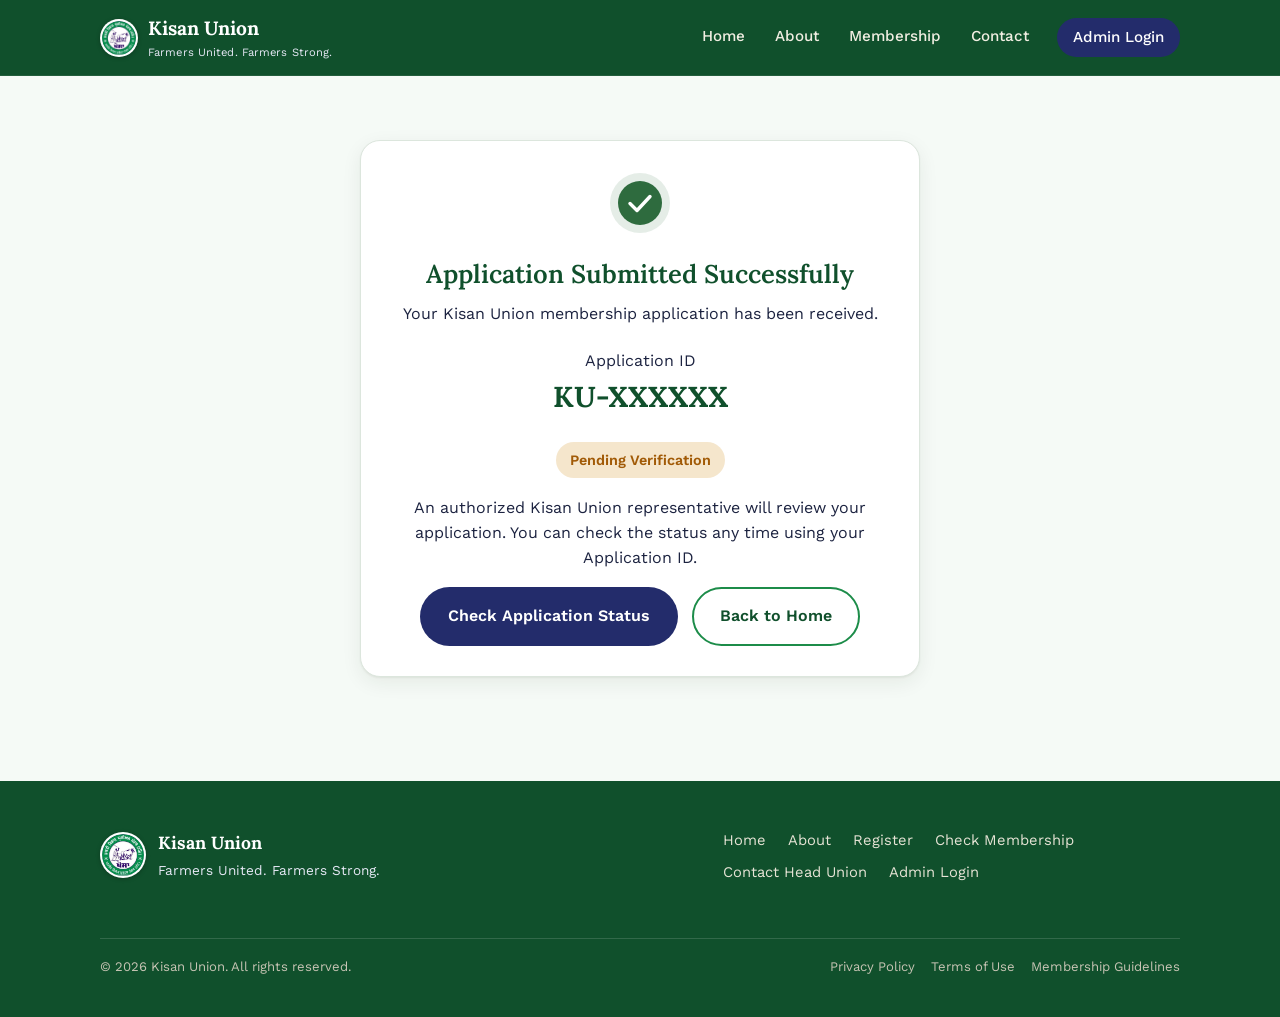
<file: submitted.html>
<!doctype html>
<html lang="en">
<head>
<meta charset="UTF-8">
<meta name="viewport" content="width=device-width, initial-scale=1">
<title>Application Submitted — Kisan Union</title>
<link rel="icon" type="image/png" href="assets/images/favicon.png">
<link rel="stylesheet" href="css/style.css">
<link rel="stylesheet" href="css/responsive.css">
</head>
<body>

<header class="site-header">
  <div class="header-inner">
    <a href="index.html" class="logo">
      <img src="assets/images/logo.jpg" alt="Kisan Union — Bharatiya Kisan Union Punjab emblem" class="logo-mark">
      <span>Kisan Union<span class="logo-tag">Farmers United. Farmers Strong.</span></span>
    </a>
    <nav class="main-nav" id="main-nav">
      <a href="index.html">Home</a>
      <a href="index.html#about">About</a>
      <a href="check-membership.html">Membership</a>
      <a href="contact.html">Contact</a>
      <a href="admin-login.html" class="nav-admin">Admin Login</a>
    </nav>
    <button class="nav-toggle" id="navToggle" aria-label="Open menu" aria-expanded="false" aria-controls="main-nav">
      <span></span><span></span><span></span>
    </button>
  </div>
</header>

<section>
  <div class="container">
    <div class="panel panel-narrow result-state">
      <svg class="icon-lg" viewBox="0 0 64 64" fill="none" xmlns="http://www.w3.org/2000/svg" aria-hidden="true">
        <circle cx="32" cy="32" r="30" fill="#2E6B3E" fill-opacity="0.12"/>
        <circle cx="32" cy="32" r="22" fill="#2E6B3E"/>
        <path d="M22 32.5l7 7 13-14" stroke="#fff" stroke-width="3.4" stroke-linecap="round" stroke-linejoin="round"/>
      </svg>
      <h1 style="font-size:1.6rem;">Application Submitted Successfully</h1>
      <p>Your Kisan Union membership application has been received.</p>

      <div style="margin:22px 0;">
        <p class="hint" style="margin-bottom:2px;">Application ID</p>
        <p style="font-family:var(--font-display); font-size:1.8rem; font-weight:700; color:var(--field-700); margin:0;" id="applicationIdDisplay">KU-XXXXXX</p>
      </div>

      <span class="status-badge pending">Pending Verification</span>

      <p style="margin-top:18px;">An authorized Kisan Union representative will review your application. You can check the status any time using your Application ID.</p>

      <div class="hero-actions" style="justify-content:center; margin-top:10px;">
        <a href="check-membership.html" class="btn btn-primary">Check Application Status</a>
        <a href="index.html" class="btn btn-outline">Back to Home</a>
      </div>
    </div>
  </div>
</section>

<footer class="site-footer">
  <div class="container footer-inner">
    <div class="footer-brand">
      <img src="assets/images/logo.jpg" alt="Kisan Union emblem" class="logo-mark footer-logo-mark">
      <div>
        <span>Kisan Union</span>
        <p>Farmers United. Farmers Strong.</p>
      </div>
    </div>
    <nav class="footer-links">
      <a href="index.html">Home</a>
      <a href="index.html#about">About</a>
      <a href="register.html">Register</a>
      <a href="check-membership.html">Check Membership</a>
      <a href="contact.html">Contact Head Union</a>
      <a href="admin-login.html">Admin Login</a>
    </nav>
    <div class="footer-legal">
      <p>&copy; 2026 Kisan Union. All rights reserved.</p>
      <div class="footer-legal-links">
        <a href="#">Privacy Policy</a>
        <a href="#">Terms of Use</a>
        <a href="#">Membership Guidelines</a>
      </div>
    </div>
  </div>
</footer>

<script src="js/main.js"></script>
<script>
  (function () {
    try {
      var id = sessionStorage.getItem('ku_last_application_id');
      if (id) document.getElementById('applicationIdDisplay').textContent = id;
    } catch (e) { /* sessionStorage unavailable */ }
  })();
</script>
</body>
</html>
</file>
<file: css/style.css>
/* ==========================================================================
   Kisan Union — Design Tokens & Base
   ========================================================================== */

@import url('https://fonts.googleapis.com/css2?family=Lora:ital,wght@0,500;0,600;0,700;1,500&family=Work+Sans:wght@400;500;600;700&display=swap');

:root{
  /* --- Color: taken directly from the Kisan Union emblem —
     bold green ring, white field, deep navy line-art --- */
  --paper:        #F5FAF6;   /* faint mint-white, echoes the emblem's white disc */
  --paper-raised: #FFFFFF;
  --ink:          #1C2340;   /* deep navy ink, matches the emblem's linework */
  --ink-soft:     #4D5470;
  --line:         #DCE6DD;

  --field-700:    #10502C;   /* deep emblem green — headers, nav, hero */
  --field-600:    #1C8C49;   /* emblem ring green — primary brand green */
  --field-500:    #229E56;   /* interactive green */
  --field-100:    #E1F2E6;   /* pale green wash */

  /* Navy — the emblem's second colour, used as the accent/CTA family
     in place of a generic gold, so the whole site reads as one mark */
  --wheat-600:    #171D45;   /* deep navy — hover state for accent buttons */
  --wheat-500:    #232C6B;   /* emblem navy — accent CTAs, links, highlights */
  --wheat-100:    #E6E8F5;   /* pale navy wash */

  --soil-600:     #232C6B;   /* secondary accent reuses emblem navy */
  --soil-100:     #E6E8F5;

  --sky-600:      #232C6B;   /* trust blue → emblem navy, used for admin/verification */
  --sky-500:      #3542A0;
  --sky-100:      #E6E8F5;

  --good-600:     #1C8C49;
  --good-100:     #E1F2E6;
  --warn-600:     #A15A06;
  --warn-100:     #F5E6CC;
  --bad-600:      #A23B2C;
  --bad-100:      #F5DFDA;

  /* --- Type --- */
  --font-display: 'Lora', Georgia, serif;
  --font-body:    'Work Sans', -apple-system, BlinkMacSystemFont, 'Segoe UI', sans-serif;

  /* --- Scale --- */
  --step-0:  1rem;
  --step-1:  1.125rem;
  --step-2:  1.375rem;
  --step-3:  1.75rem;
  --step-4:  2.25rem;
  --step-5:  2.9rem;

  /* --- Layout --- */
  --content-width: 1120px;
  --radius-sm: 6px;
  --radius-md: 12px;
  --radius-lg: 20px;
  --shadow-card: 0 1px 2px rgba(30,42,20,0.06), 0 6px 20px rgba(30,42,20,0.07);
  --focus-ring: 0 0 0 3px rgba(35,44,107,0.45);
}

*, *::before, *::after{ box-sizing: border-box; }

html{ scroll-behavior: smooth; }

body{
  margin: 0;
  font-family: var(--font-body);
  font-size: 16px;
  line-height: 1.55;
  color: var(--ink);
  background: var(--paper);
  -webkit-font-smoothing: antialiased;
}

@media (prefers-reduced-motion: reduce){
  html{ scroll-behavior: auto; }
  *, *::before, *::after{ animation-duration: 0.01ms !important; animation-iteration-count: 1 !important; transition-duration: 0.01ms !important; }
}

h1, h2, h3, h4{
  font-family: var(--font-display);
  font-weight: 600;
  line-height: 1.18;
  margin: 0 0 0.5em;
  color: var(--field-700);
}
h1{ font-size: var(--step-5); }
h2{ font-size: var(--step-4); }
h3{ font-size: var(--step-2); }
p{ margin: 0 0 1em; max-width: 62ch; }
a{ color: var(--field-600); }
img{ max-width: 100%; display: block; }

.container{
  width: 100%;
  max-width: var(--content-width);
  margin: 0 auto;
  padding: 0 20px;
}

.visually-hidden{
  position: absolute; width: 1px; height: 1px; padding: 0; margin: -1px;
  overflow: hidden; clip: rect(0,0,0,0); white-space: nowrap; border: 0;
}

a:focus-visible, button:focus-visible, input:focus-visible, select:focus-visible, textarea:focus-visible, [tabindex]:focus-visible{
  outline: none;
  box-shadow: var(--focus-ring);
  border-radius: var(--radius-sm);
}

/* ==========================================================================
   Header / Nav
   ========================================================================== */
.site-header{
  position: sticky; top: 0; z-index: 40;
  background: var(--field-700);
  border-bottom: 1px solid rgba(255,255,255,0.08);
}
.header-inner{
  max-width: var(--content-width);
  margin: 0 auto;
  padding: 14px 20px;
  display: flex; align-items: center; justify-content: space-between;
  gap: 16px;
}
.logo{
  display: flex; align-items: center; gap: 10px;
  color: #fff; text-decoration: none;
  font-family: var(--font-display); font-weight: 700; font-size: 1.2rem;
}
.logo-mark{
  width: 38px; height: 38px; border-radius: 50%; flex-shrink: 0;
  object-fit: cover; background: #fff;
  border: 2px solid rgba(255,255,255,0.85);
  box-shadow: 0 1px 4px rgba(0,0,0,0.25);
}
.logo-tag{ display: block; font-family: var(--font-body); font-weight: 400; font-size: 0.7rem; color: var(--wheat-100); letter-spacing: 0.01em; }

.main-nav{ display: flex; align-items: center; gap: 26px; }
.main-nav a{
  color: #F1EEE2; text-decoration: none; font-weight: 500; font-size: 0.95rem;
  padding: 8px 2px; border-bottom: 2px solid transparent;
}
.main-nav a:hover{ border-bottom-color: var(--wheat-500); }
.main-nav a.nav-admin{
  color: #fff; background: var(--wheat-500);
  padding: 8px 16px; border-radius: 999px; border-bottom: none;
}
.main-nav a.nav-admin:hover{ background: var(--wheat-600); }

.nav-toggle{
  display: none; width: 44px; height: 44px; border: none; background: transparent;
  cursor: pointer; padding: 0; flex-direction: column; align-items: center; justify-content: center; gap: 5px;
}
.nav-toggle span{ display: block; width: 22px; height: 2px; background: #fff; border-radius: 2px; }

/* ==========================================================================
   Buttons
   ========================================================================== */
.btn{
  display: inline-flex; align-items: center; justify-content: center; gap: 8px;
  font-family: var(--font-body); font-weight: 600; font-size: 1rem;
  padding: 15px 26px; border-radius: 999px; border: 2px solid transparent;
  text-decoration: none; cursor: pointer; min-height: 52px;
  transition: transform 0.08s ease, background 0.15s ease, box-shadow 0.15s ease;
}
.btn:active{ transform: translateY(1px); }
.btn-primary{ background: var(--wheat-500); color: #fff; }
.btn-primary:hover{ background: var(--wheat-600); }
.btn-secondary{ background: var(--field-600); color: #fff; }
.btn-secondary:hover{ background: var(--field-700); }
.btn-outline{ background: transparent; color: var(--field-700); border-color: var(--field-600); }
.btn-outline:hover{ background: var(--field-100); }
.btn-ghost{ background: transparent; color: var(--field-700); border: none; padding: 10px 6px; min-height: auto; text-decoration: underline; text-underline-offset: 3px; }
.btn-block{ width: 100%; }
.btn-lg{ padding: 18px 30px; font-size: 1.08rem; }
.btn[disabled]{ opacity: 0.55; cursor: not-allowed; }

.btn .spinner{ display: none; width: 18px; height: 18px; border-radius: 50%; border: 2px solid rgba(255,255,255,0.5); border-top-color: currentColor; animation: spin 0.7s linear infinite; }
.btn.is-loading .spinner{ display: inline-block; }
.btn.is-loading .btn-label{ opacity: 0.7; }
@keyframes spin{ to{ transform: rotate(360deg); } }

/* ==========================================================================
   Hero
   ========================================================================== */
.hero{
  background: var(--field-700);
  color: #fff;
  position: relative;
  overflow: hidden;
}
.hero-inner{
  max-width: var(--content-width); margin: 0 auto; padding: 64px 20px 56px;
  display: grid; grid-template-columns: 1.1fr 0.9fr; gap: 40px; align-items: center;
  position: relative; z-index: 2;
}
.hero h1{ color: #fff; font-size: var(--step-5); }
.hero p.lead{ color: #E7E4D6; font-size: 1.15rem; max-width: 46ch; }
.hero-actions{ display: flex; flex-wrap: wrap; gap: 14px; margin-top: 28px; }
.hero-secondary-link{ margin-top: 18px; }
.hero-secondary-link a{ color: var(--wheat-100); font-weight: 500; }

.hero-art-wrap{ position: relative; }
.hero-art{ width: 100%; height: auto; }
.hero-badge{
  position: absolute; top: -6px; right: 4%; width: 92px; height: 92px;
  border-radius: 50%; object-fit: cover; background: #fff;
  border: 4px solid #fff; box-shadow: 0 8px 24px rgba(0,0,0,0.3);
}
.hero::after{
  content: ""; position: absolute; inset: 0;
  background: radial-gradient(circle at 85% 15%, rgba(35,44,107,0.28), transparent 55%);
  z-index: 1;
}

/* ==========================================================================
   Sections
   ========================================================================== */
section{ padding: 64px 0; }
.section-head{ max-width: 60ch; margin-bottom: 36px; }
.section-head p{ color: var(--ink-soft); }
.section-alt{ background: var(--paper-raised); border-top: 1px solid var(--line); border-bottom: 1px solid var(--line); }

/* Quick action cards */
.action-grid{
  display: grid; grid-template-columns: repeat(4, 1fr); gap: 18px;
}
.action-card{
  background: var(--paper-raised); border: 1px solid var(--line); border-radius: var(--radius-lg);
  padding: 26px; display: flex; flex-direction: column; gap: 10px;
  text-decoration: none; color: var(--ink);
  box-shadow: var(--shadow-card);
  transition: transform 0.12s ease, box-shadow 0.12s ease;
}
.action-card:hover{ transform: translateY(-3px); box-shadow: 0 10px 26px rgba(30,42,20,0.12); }
.action-card .icon{
  width: 52px; height: 52px; border-radius: var(--radius-md);
  display: flex; align-items: center; justify-content: center; font-size: 1.5rem;
  background: var(--field-100); color: var(--field-700);
}
.action-card.primary{ border-color: var(--wheat-500); border-width: 2px; }
.action-card.primary .icon{ background: var(--wheat-100); color: var(--wheat-600); }
.action-card h3{ margin-bottom: 2px; font-size: 1.2rem; }
.action-card p{ color: var(--ink-soft); font-size: 0.95rem; margin-bottom: 4px; }
.action-card .card-cta{ margin-top: auto; font-weight: 600; color: var(--field-600); }
.action-card.blue .icon{ background: var(--sky-100); color: var(--sky-600); }
.action-card.brown .icon{ background: var(--soil-100); color: var(--soil-600); }

/* Trust / steps */
.steps{ display: grid; grid-template-columns: repeat(3, 1fr); gap: 28px; counter-reset: step; }
.step{ position: relative; padding-left: 4px; }
.step .num{
  font-family: var(--font-display); font-size: 2.2rem; font-weight: 700;
  color: var(--wheat-500); display: block; margin-bottom: 6px;
}
.step h3{ margin-bottom: 6px; }
.step p{ color: var(--ink-soft); }

/* About */
.about-block{ display: grid; grid-template-columns: 1fr 1fr; gap: 40px; align-items: start; }
.about-block .about-note{
  background: var(--wheat-100); border: 1px solid var(--wheat-500); border-radius: var(--radius-md);
  padding: 16px 18px; font-size: 0.92rem; color: var(--soil-600);
}

/* ==========================================================================
   Cards / Panels generic
   ========================================================================== */
.panel{
  background: var(--paper-raised); border: 1px solid var(--line); border-radius: var(--radius-lg);
  padding: 32px; box-shadow: var(--shadow-card);
}
.panel-narrow{ max-width: 560px; margin: 0 auto; }

/* ==========================================================================
   Forms
   ========================================================================== */
.field{ margin-bottom: 20px; }
.field label{ display: block; font-weight: 600; margin-bottom: 6px; font-size: 0.95rem; }
.field .hint{ font-size: 0.83rem; color: var(--ink-soft); margin-top: 5px; }
.field input, .field select, .field textarea{
  width: 100%; font: inherit; padding: 14px 15px; border-radius: var(--radius-sm);
  border: 1.5px solid var(--line); background: #fff; color: var(--ink); min-height: 52px;
}
.field textarea{ min-height: 110px; resize: vertical; }
.field input:focus, .field select:focus, .field textarea:focus{ outline: none; border-color: var(--field-500); box-shadow: var(--focus-ring); }
.field.has-error input, .field.has-error select, .field.has-error textarea{ border-color: var(--bad-600); }
.field .error-msg{ display: none; color: var(--bad-600); font-size: 0.85rem; margin-top: 6px; font-weight: 500; }
.field.has-error .error-msg{ display: block; }
.field-row{ display: grid; grid-template-columns: 1fr 1fr; gap: 16px; }

.radio-group{ display: flex; gap: 10px; flex-wrap: wrap; }
.radio-chip{ position: relative; }
.radio-chip input{ position: absolute; opacity: 0; width: 100%; height: 100%; cursor: pointer; margin: 0; }
.radio-chip span{
  display: inline-flex; padding: 12px 20px; border: 1.5px solid var(--line); border-radius: 999px;
  font-weight: 500; color: var(--ink-soft); background: #fff;
}
.radio-chip input:checked + span{ background: var(--field-100); border-color: var(--field-500); color: var(--field-700); }
.radio-chip input:focus-visible + span{ box-shadow: var(--focus-ring); }

.checkbox-row{ display: flex; align-items: flex-start; gap: 10px; }
.checkbox-row input{ width: 20px; height: 20px; margin-top: 2px; flex-shrink: 0; }
.checkbox-row label{ font-weight: 500; margin: 0; }

/* ==========================================================================
   Footer
   ========================================================================== */
.site-footer{ background: var(--field-700); color: #E7E4D6; padding: 48px 0 26px; margin-top: 40px; }
.footer-inner{ display: grid; grid-template-columns: 1.3fr 1fr; gap: 30px; align-items: start; }
.footer-brand{ display: flex; align-items: center; gap: 12px; color: #fff; }
.footer-logo-mark{ width: 46px; height: 46px; }
.footer-brand span{ font-family: var(--font-display); font-weight: 700; font-size: 1.1rem; }
.footer-brand p{ color: var(--wheat-100); font-size: 0.85rem; margin: 4px 0 0; }
.footer-links{ display: flex; flex-wrap: wrap; gap: 10px 22px; }
.footer-links a{ color: #E7E4D6; text-decoration: none; font-size: 0.92rem; }
.footer-links a:hover{ color: var(--wheat-500); }
.footer-legal{ grid-column: 1 / -1; border-top: 1px solid rgba(255,255,255,0.14); margin-top: 24px; padding-top: 18px; display: flex; flex-wrap: wrap; justify-content: space-between; gap: 10px; font-size: 0.82rem; color: #C7C4B4; }
.footer-legal-links{ display: flex; gap: 16px; }
.footer-legal-links a{ color: #C7C4B4; text-decoration: none; }
.footer-legal-links a:hover{ color: var(--wheat-500); }

/* ==========================================================================
   Status badges
   ========================================================================== */
.status-badge{ display: inline-flex; align-items: center; gap: 7px; font-weight: 600; font-size: 0.9rem; padding: 7px 14px; border-radius: 999px; }
.status-badge.verified{ background: var(--good-100); color: var(--good-600); }
.status-badge.pending{ background: var(--warn-100); color: var(--warn-600); }
.status-badge.rejected{ background: var(--bad-100); color: var(--bad-600); }
.status-badge.suspended{ background: var(--soil-100); color: var(--soil-600); }
.status-badge.not-found{ background: var(--line); color: var(--ink-soft); }

/* ==========================================================================
   Utility page header (non-hero pages)
   ========================================================================== */
.page-head{ background: var(--field-100); padding: 40px 0 34px; border-bottom: 1px solid var(--line); }
.page-head h1{ margin-bottom: 8px; }
.page-head p{ color: var(--ink-soft); margin: 0; }

/* Breadcrumb-ish back link */
.back-link{ display: inline-flex; align-items: center; gap: 6px; color: var(--field-600); text-decoration: none; font-weight: 500; font-size: 0.92rem; margin-bottom: 18px; }
.back-link:hover{ text-decoration: underline; }

/* Progress steps (registration) */
.progress-steps{ display: flex; gap: 8px; margin-bottom: 34px; }
.progress-steps .p-step{ flex: 1; }
.progress-steps .p-bar{ height: 6px; border-radius: 4px; background: var(--line); overflow: hidden; }
.progress-steps .p-step.done .p-bar, .progress-steps .p-step.active .p-bar{ background: var(--wheat-500); }
.progress-steps .p-label{ font-size: 0.78rem; margin-top: 6px; color: var(--ink-soft); font-weight: 500; }
.progress-steps .p-step.active .p-label{ color: var(--field-700); }

.form-step{ display: none; }
.form-step.active{ display: block; }
.form-actions{ display: flex; justify-content: space-between; gap: 12px; margin-top: 30px; }

.summary-grid{ display: grid; grid-template-columns: 1fr 1fr; gap: 16px 24px; margin-bottom: 24px; }
.summary-item .k{ font-size: 0.82rem; color: var(--ink-soft); margin-bottom: 2px; }
.summary-item .v{ font-weight: 600; }

/* Empty / result states */
.result-state{ text-align: center; padding: 30px 10px; }
.result-state .icon-lg{ width: 64px; height: 64px; margin: 0 auto 16px; }
.empty-state{ text-align: center; padding: 50px 20px; color: var(--ink-soft); }

/* Skeleton */
.skeleton{ background: linear-gradient(90deg, var(--line) 25%, #ece7d6 37%, var(--line) 63%); background-size: 400% 100%; animation: shimmer 1.4s ease infinite; border-radius: var(--radius-sm); }
@keyframes shimmer{ 0%{ background-position: 100% 0; } 100%{ background-position: 0 0; } }
</file>
<file: css/responsive.css>
/* ==========================================================================
   Responsive rules — mobile-first overrides for larger screens down to phones
   ========================================================================== */

/* Mobile default adjustments (< 720px) */
@media (max-width: 720px){
  h1{ font-size: var(--step-4); }
  h2{ font-size: var(--step-3); }
  section{ padding: 44px 0; }

  .nav-toggle{ display: flex; }
  .main-nav{
    position: fixed; inset: 62px 0 0 0; background: var(--field-700);
    flex-direction: column; align-items: flex-start; gap: 4px; padding: 18px 24px;
    transform: translateY(-8px); opacity: 0; pointer-events: none;
    transition: opacity 0.15s ease, transform 0.15s ease;
  }
  .main-nav.open{ opacity: 1; transform: translateY(0); pointer-events: auto; }
  .main-nav a{ width: 100%; padding: 14px 4px; border-bottom: 1px solid rgba(255,255,255,0.1); }
  .main-nav a.nav-admin{ margin-top: 10px; text-align: center; }

  .hero-inner{ grid-template-columns: 1fr; padding: 40px 20px 44px; text-align: left; }
  .hero-art-wrap{ order: -1; max-width: 260px; }
  .hero-badge{ width: 66px; height: 66px; top: -4px; }
  .hero-actions{ flex-direction: column; }
  .hero-actions .btn{ width: 100%; }

  .action-grid{ grid-template-columns: 1fr; }
  .steps{ grid-template-columns: 1fr; gap: 26px; }
  .about-block{ grid-template-columns: 1fr; }
  .field-row{ grid-template-columns: 1fr; gap: 0; }
  .summary-grid{ grid-template-columns: 1fr; }

  .footer-inner{ grid-template-columns: 1fr; }
  .footer-legal{ flex-direction: column; align-items: flex-start; }

  .form-actions{ flex-direction: column-reverse; }
  .form-actions .btn{ width: 100%; }

  .panel{ padding: 22px; }
}

/* Tablet (721px – 1024px) */
@media (min-width: 721px) and (max-width: 1024px){
  .action-grid{ grid-template-columns: repeat(2, 1fr); }
  .hero-inner{ grid-template-columns: 1fr; text-align: left; }
  .hero-art-wrap{ max-width: 340px; }
}

/* Large desktop */
@media (min-width: 1400px){
  :root{ --content-width: 1240px; }
}

/* Ensure no horizontal scroll anywhere */
html, body{ overflow-x: hidden; }
</file>
<file: css/admin.css>
/* ==========================================================================
   Admin — dashboard, review, member management
   ========================================================================== */

.admin-shell{ min-height: 100vh; display: flex; flex-direction: column; background: var(--paper); }

.admin-topbar{
  background: var(--sky-600); color: #fff; padding: 14px 0;
}
.admin-topbar .container{ display: flex; align-items: center; justify-content: space-between; gap: 12px; }
.admin-topbar .who{ display: flex; align-items: center; gap: 10px; font-size: 0.9rem; }
.admin-topbar .avatar{ width: 36px; height: 36px; border-radius: 50%; background: #fff; display: flex; align-items: center; justify-content: center; overflow: hidden; border: 2px solid rgba(255,255,255,0.6); flex-shrink: 0; }
.topbar-logo-mark{ width: 100%; height: 100%; object-fit: cover; }
.admin-topbar a.logout{ color: #DCE9F0; font-size: 0.88rem; text-decoration: none; }
.admin-topbar a.logout:hover{ text-decoration: underline; }

.admin-main{ flex: 1; padding: 28px 0 60px; }

.stat-grid{ display: grid; grid-template-columns: repeat(4, 1fr); gap: 14px; margin-bottom: 30px; }
.stat-card{ background: var(--paper-raised); border: 1px solid var(--line); border-radius: var(--radius-md); padding: 18px; box-shadow: var(--shadow-card); }
.stat-card .num{ font-family: var(--font-display); font-size: 1.9rem; font-weight: 700; color: var(--field-700); }
.stat-card .label{ font-size: 0.85rem; color: var(--ink-soft); margin-top: 2px; }
.stat-card.accent-warn .num{ color: var(--warn-600); }
.stat-card.accent-good .num{ color: var(--good-600); }
.stat-card.accent-bad .num{ color: var(--bad-600); }

.admin-actions-grid{ display: grid; grid-template-columns: repeat(3, 1fr); gap: 14px; margin-bottom: 34px; }
.admin-action{
  display: flex; align-items: center; gap: 12px; background: var(--paper-raised); border: 1px solid var(--line);
  border-radius: var(--radius-md); padding: 16px; text-decoration: none; color: var(--ink); font-weight: 600;
}
.admin-action:hover{ border-color: var(--sky-500); }
.admin-action .icon{ width: 40px; height: 40px; border-radius: var(--radius-sm); background: var(--sky-100); color: var(--sky-600); display: flex; align-items: center; justify-content: center; font-size: 1.2rem; flex-shrink: 0; }

/* search / filters */
.search-bar{ display: flex; gap: 10px; margin-bottom: 16px; }
.search-bar input{ flex: 1; }
.filter-row{ display: flex; gap: 8px; flex-wrap: wrap; margin-bottom: 22px; }
.filter-chip{
  border: 1.5px solid var(--line); background: #fff; padding: 9px 16px; border-radius: 999px;
  font-weight: 500; font-size: 0.9rem; cursor: pointer; color: var(--ink-soft);
}
.filter-chip[aria-pressed="true"]{ background: var(--sky-100); border-color: var(--sky-500); color: var(--sky-600); }

/* member list */
.member-list{ display: flex; flex-direction: column; gap: 10px; }
.member-card{
  background: var(--paper-raised); border: 1px solid var(--line); border-radius: var(--radius-md);
  padding: 16px; display: flex; align-items: center; justify-content: space-between; gap: 14px; flex-wrap: wrap;
}
.member-card .who{ display: flex; align-items: center; gap: 12px; }
.member-card .initials{ width: 42px; height: 42px; border-radius: 50%; background: var(--field-100); color: var(--field-700); display: flex; align-items: center; justify-content: center; font-weight: 700; flex-shrink: 0; }
.member-card .name{ font-weight: 600; }
.member-card .meta{ font-size: 0.85rem; color: var(--ink-soft); }

/* application review */
.review-card{ background: var(--paper-raised); border: 1px solid var(--line); border-radius: var(--radius-lg); padding: 26px; box-shadow: var(--shadow-card); }
.review-head{ display: flex; justify-content: space-between; align-items: flex-start; gap: 12px; margin-bottom: 18px; flex-wrap: wrap; }
.review-section{ margin-bottom: 22px; }
.review-section h3{ font-size: 1.02rem; margin-bottom: 10px; color: var(--field-700); }
.review-grid{ display: grid; grid-template-columns: repeat(2, 1fr); gap: 14px 24px; }
.review-actions{ display: flex; gap: 12px; flex-wrap: wrap; margin-top: 10px; }
.review-actions .btn{ flex: 1; min-width: 160px; }
.btn-approve{ background: var(--good-600); color: #fff; }
.btn-approve:hover{ background: #245730; }
.btn-reject{ background: #fff; color: var(--bad-600); border-color: var(--bad-600); }
.btn-reject:hover{ background: var(--bad-100); }
.btn-correction{ background: #fff; color: var(--warn-600); border-color: var(--warn-600); }
.btn-correction:hover{ background: var(--warn-100); }

/* modal */
.modal-overlay{
  position: fixed; inset: 0; background: rgba(20,26,18,0.5); display: none;
  align-items: center; justify-content: center; padding: 20px; z-index: 100;
}
.modal-overlay.open{ display: flex; }
.modal{ background: #fff; border-radius: var(--radius-lg); padding: 26px; max-width: 420px; width: 100%; box-shadow: 0 20px 60px rgba(0,0,0,0.25); }
.modal h3{ margin-bottom: 10px; }
.modal p{ color: var(--ink-soft); }
.modal-actions{ display: flex; gap: 10px; margin-top: 20px; }
.modal-actions .btn{ flex: 1; }
.reason-list{ display: flex; flex-direction: column; gap: 8px; margin: 14px 0; }

/* membership card */
.mcard-wrap{ display: flex; justify-content: center; padding: 10px 0 20px; }
.membership-card{
  width: 100%; max-width: 380px; border-radius: 18px; padding: 26px;
  background: linear-gradient(135deg, var(--field-700), var(--field-600));
  color: #fff; position: relative; overflow: hidden;
  box-shadow: 0 18px 40px rgba(30,60,34,0.3);
}
.membership-card::after{
  content: ""; position: absolute; right: -40px; bottom: -40px; width: 160px; height: 160px;
  border-radius: 50%; background: rgba(214,154,45,0.18);
}
.membership-card .mc-top{ display: flex; justify-content: space-between; align-items: center; position: relative; z-index: 2; }
.membership-card .mc-brand{ font-family: var(--font-display); font-weight: 700; font-size: 1.05rem; }
.membership-card .mc-type{ font-size: 0.7rem; letter-spacing: 0.04em; color: var(--wheat-100); }
.mc-logo-mark{ width: 34px; height: 34px; border-radius: 50%; object-fit: cover; border: 2px solid #fff; flex-shrink: 0; }
.membership-card .mc-name{ font-family: var(--font-display); font-size: 1.5rem; margin: 22px 0 4px; position: relative; z-index: 2; }
.membership-card .mc-id{ font-size: 0.95rem; color: var(--wheat-100); margin-bottom: 18px; position: relative; z-index: 2; }
.membership-card .mc-row{ display: flex; justify-content: space-between; align-items: flex-end; position: relative; z-index: 2; }
.membership-card .mc-details .k{ font-size: 0.68rem; color: #CFE0CE; }
.membership-card .mc-details .v{ font-size: 0.88rem; font-weight: 600; }
.membership-card .qr-placeholder{ width: 68px; height: 68px; background: #fff; border-radius: 8px; padding: 6px; }
.membership-card .qr-placeholder svg{ width: 100%; height: 100%; }
.membership-card .mc-status{ margin-top: 14px; }

@media (max-width: 720px){
  .stat-grid{ grid-template-columns: repeat(2, 1fr); }
  .admin-actions-grid{ grid-template-columns: 1fr; }
  .review-grid{ grid-template-columns: 1fr; }
  .review-actions .btn{ min-width: 0; }
}
</file>
